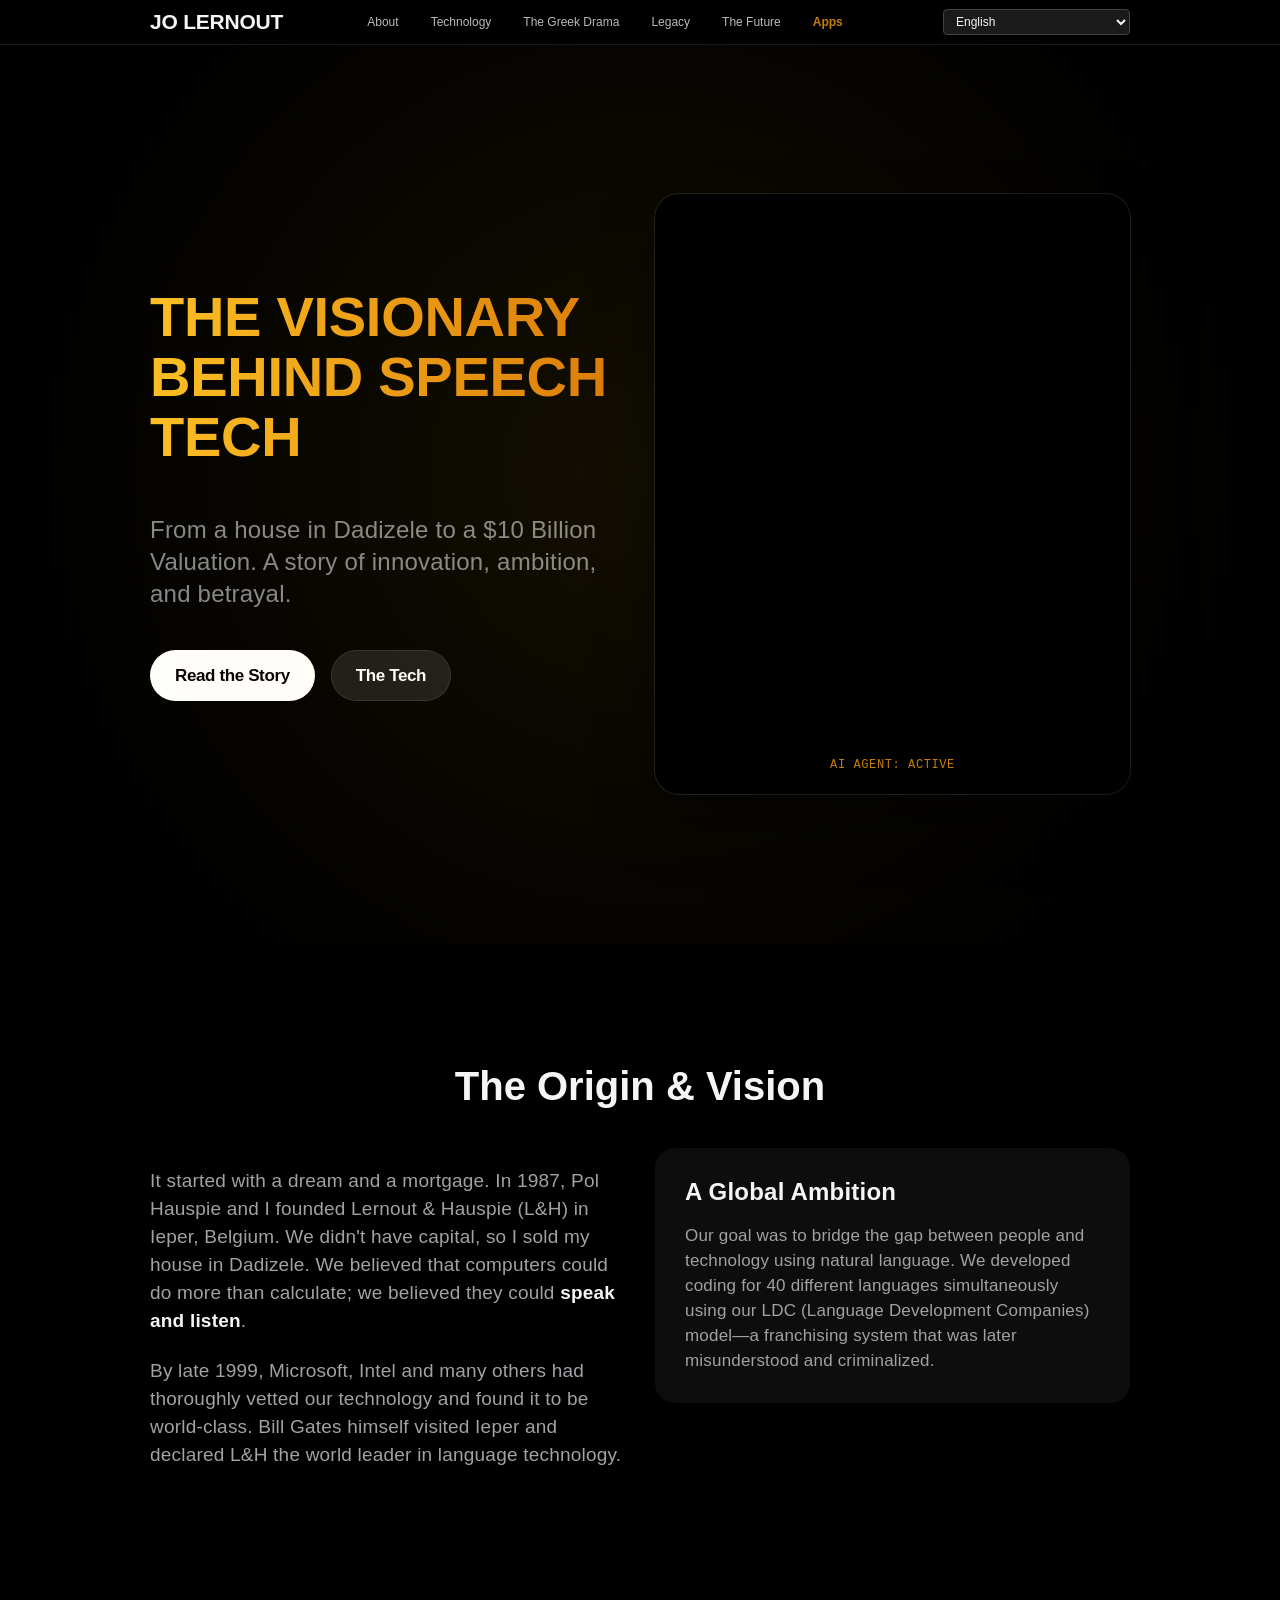
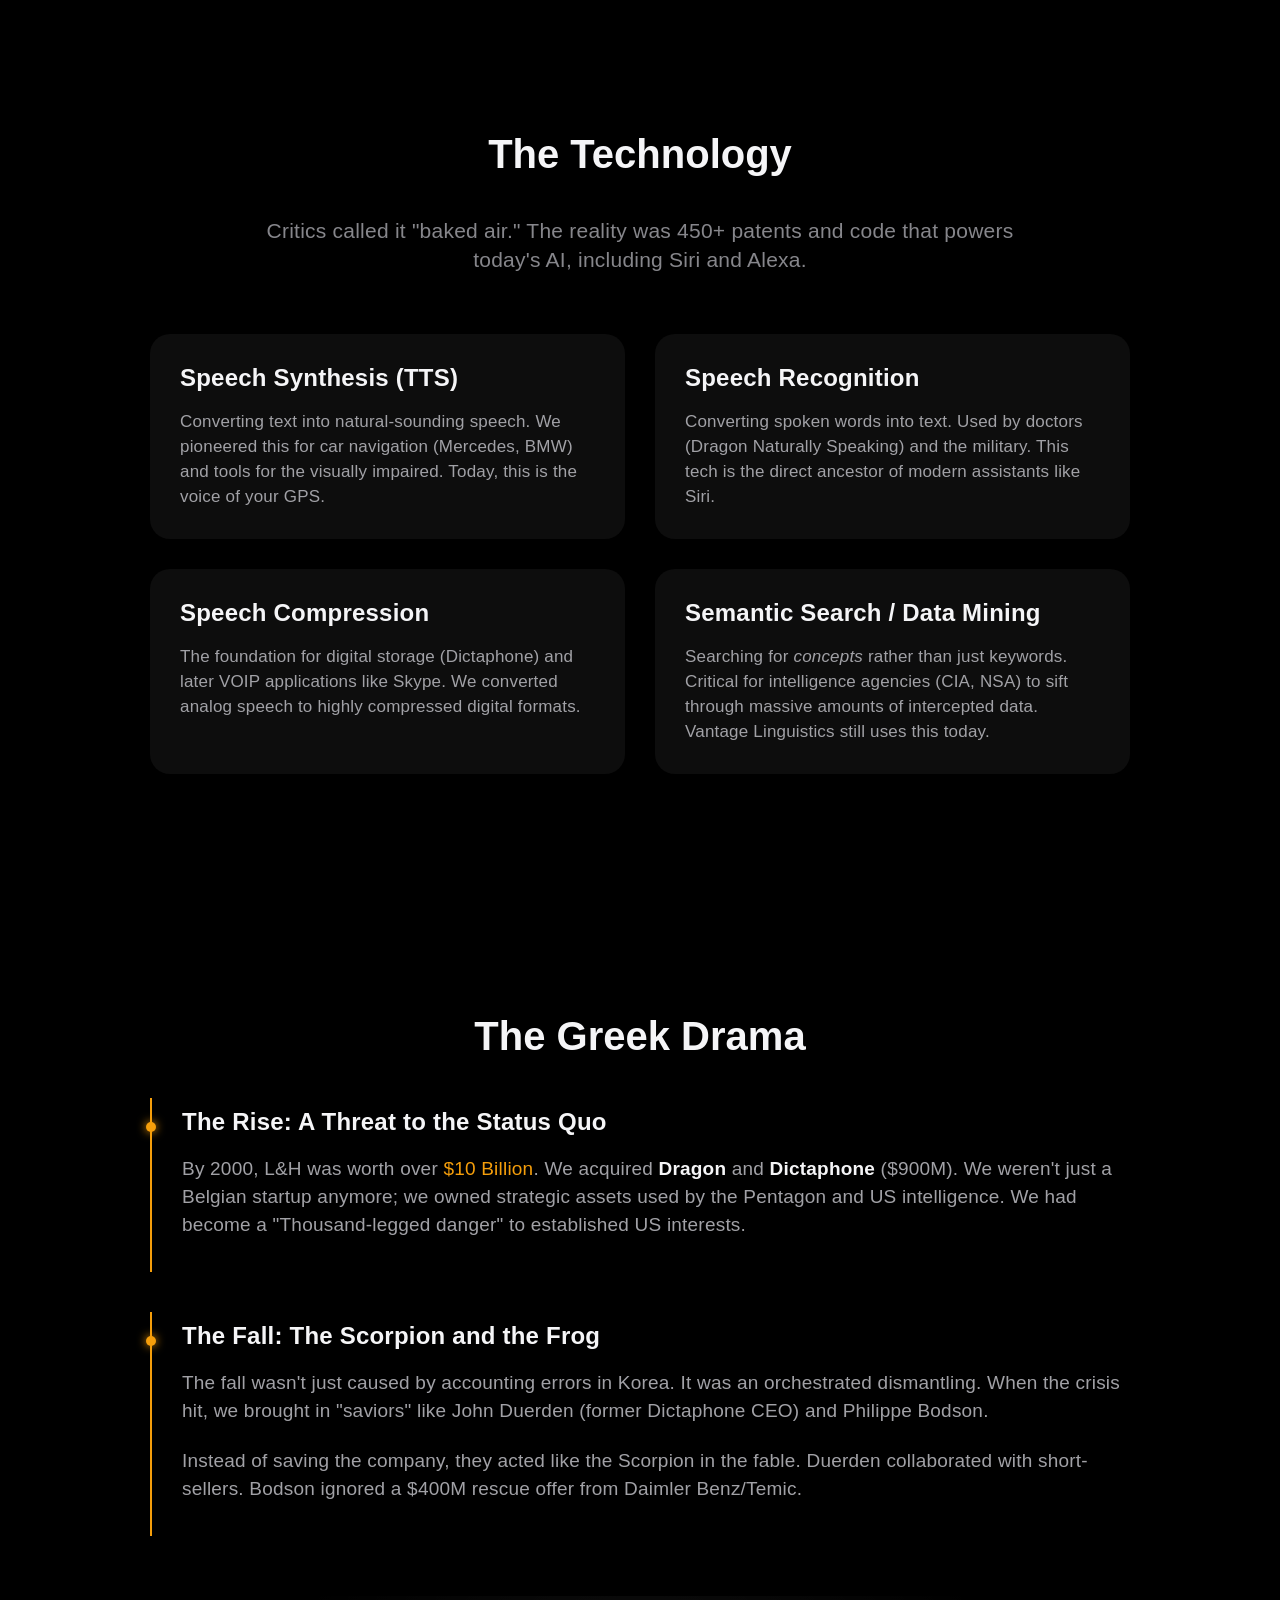
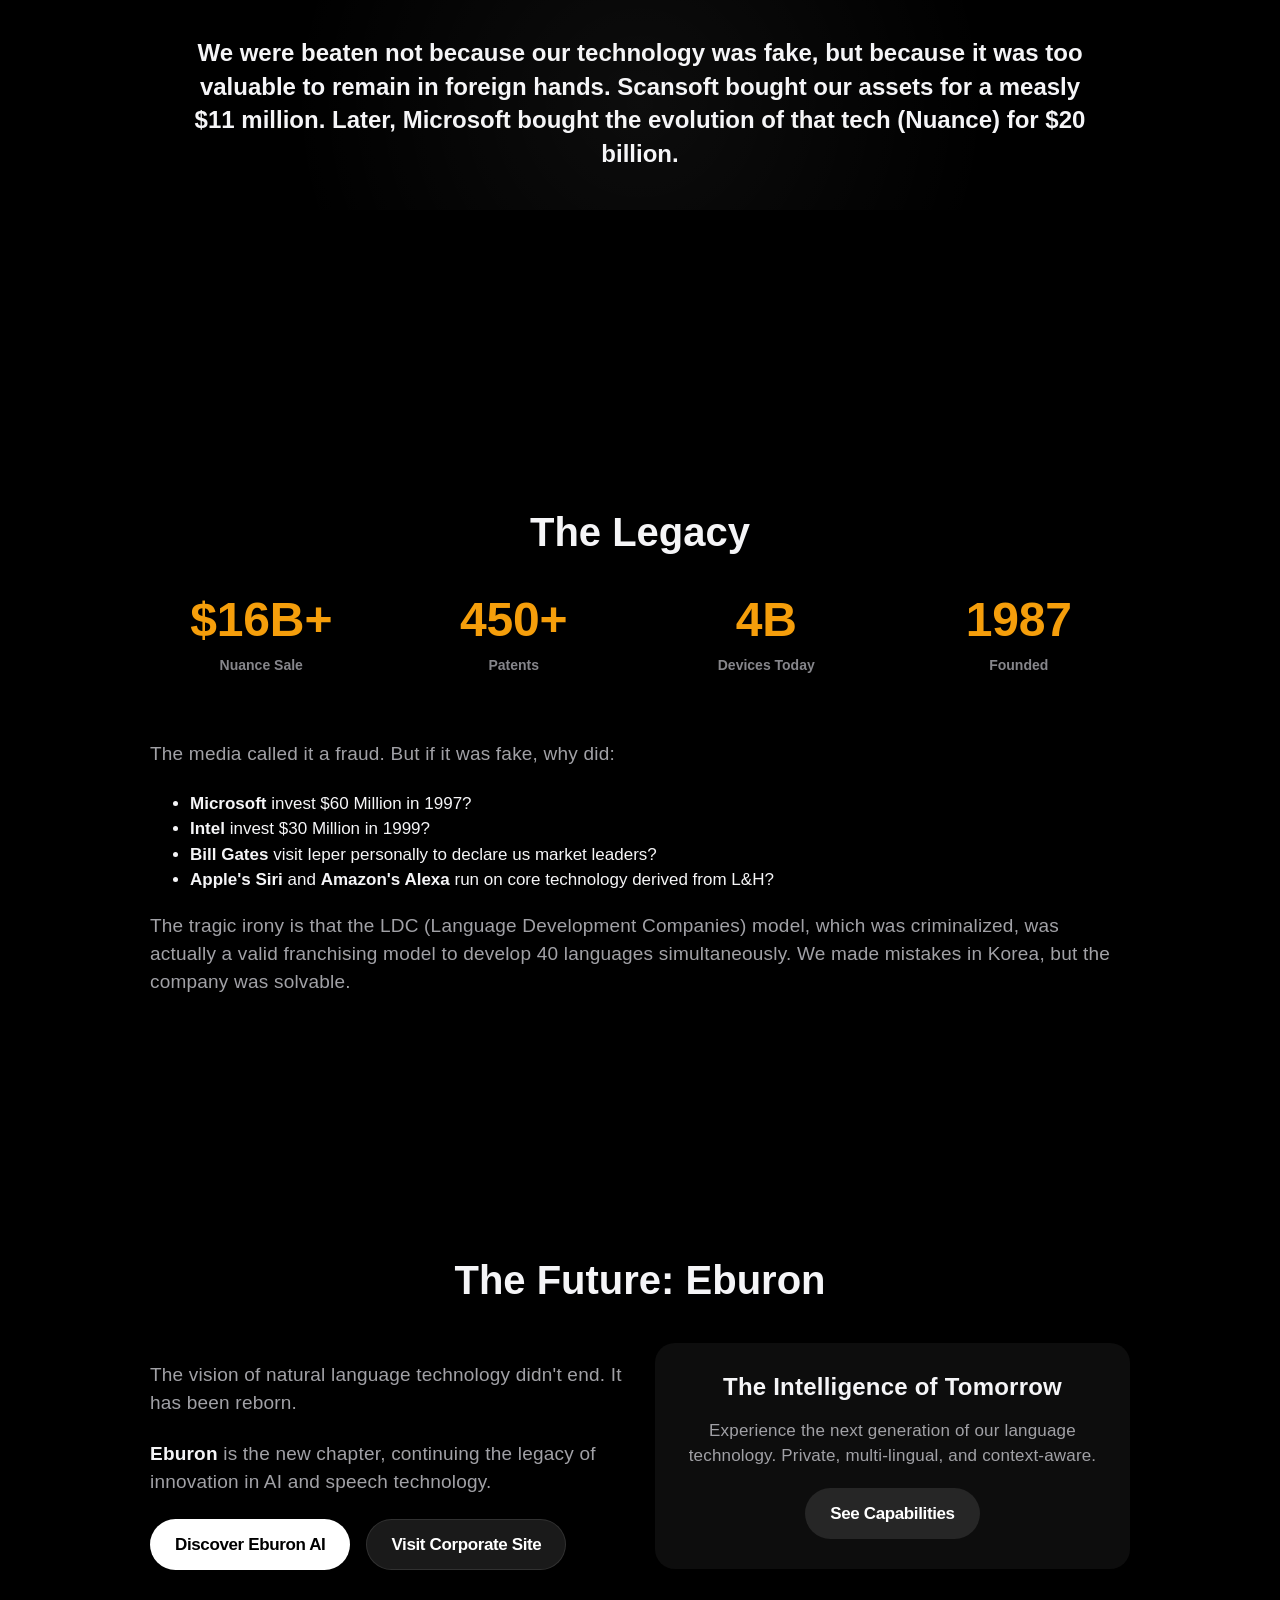
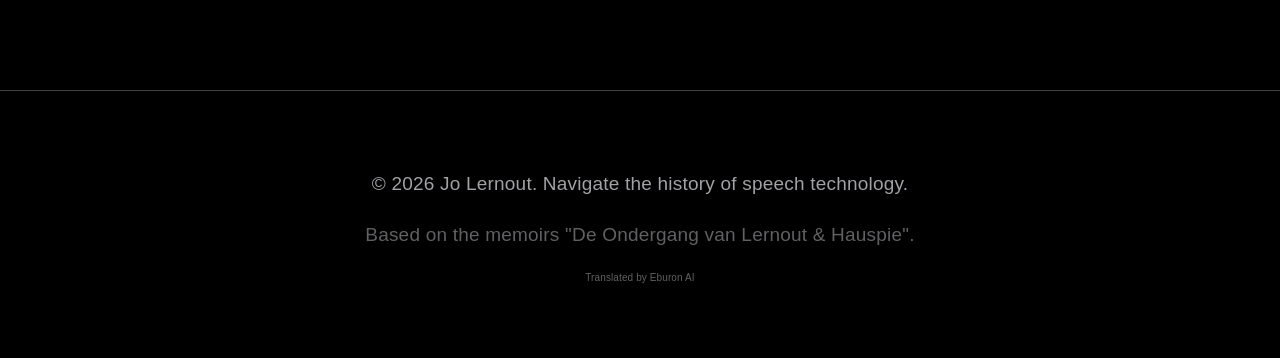
<file: js/jolernout/index.html>
<!DOCTYPE html>
<html lang="en">

<head>
    <meta charset="UTF-8">
    <meta name="viewport" content="width=device-width, initial-scale=1.0">
    <title>Jo Lernout | The Visionary Behind Speech Tech</title>
    <style>
        /* Premium Dark Visionary Theme - Apple Inspired */
        :root {
            --background: #000000;
            --foreground: #f5f5f7;

            /* Accents - Gold/Amber for "Visionary" feel, refined */
            --primary: #f59e0b;
            --primary-foreground: #000000;

            --secondary: #1d1d1f;
            --secondary-foreground: #f5f5f7;

            --muted: #424245;
            --muted-foreground: #86868b;

            --accent: #1d1d1f;
            --accent-foreground: #f5f5f7;

            --border: #424245;
            --radius: 18px;
            /* Slightly more rounded for modern feel */
        }

        html {
            scroll-behavior: smooth;
            -webkit-font-smoothing: antialiased;
            -moz-osx-font-smoothing: grayscale;
        }

        body {
            margin: 0;
            padding: 0;
            /* System font stack targets SF Pro on Apple devices */
            font-family: -apple-system, BlinkMacSystemFont, "Segoe UI", Roboto, Helvetica, Arial, sans-serif;
            color: var(--foreground);
            background: var(--background);
            font-feature-settings: "rlig" 1, "calt" 1;
            line-height: 1.5;
            font-size: 17px;
            /* Apple body text size */
            overflow-x: hidden;
        }

        body.no-scroll {
            overflow: hidden;
        }

        /* Custom Scrollbar */
        ::-webkit-scrollbar {
            width: 8px;
        }

        ::-webkit-scrollbar-track {
            background: var(--background);
        }

        ::-webkit-scrollbar-thumb {
            background: var(--muted);
            border-radius: 4px;
        }

        ::-webkit-scrollbar-thumb:hover {
            background: var(--muted-foreground);
        }

        /* Layout Utilities */
        .container {
            max-width: 980px;
            /* Apple's typical max-width for content */
            margin: 0 auto;
            padding: 0 22px;
        }

        .grid {
            display: grid;
            gap: 30px;
        }

        @media (min-width: 768px) {
            .grid-2 {
                grid-template-columns: 1fr 1fr;
            }

            .grid-4 {
                grid-template-columns: repeat(4, 1fr);
            }
        }

        /* Typography - Apple Style */
        h1,
        h2,
        h3 {
            color: var(--foreground);
            margin-top: 0;
            letter-spacing: -0.015em;
        }

        h1 {
            font-size: 56px;
            line-height: 1.07143;
            font-weight: 700;
            letter-spacing: -0.005em;
            margin-bottom: 0.4em;
        }

        h2 {
            font-size: 40px;
            line-height: 1.1;
            font-weight: 700;
            letter-spacing: 0em;
            margin-bottom: 40px;
            color: var(--foreground);
            /* Apple headers are usually consistent color */
            text-align: center;
        }

        h3 {
            font-size: 24px;
            line-height: 1.16667;
            font-weight: 600;
            letter-spacing: .009em;
            margin-bottom: 0.4em;
        }

        p {
            font-size: 19px;
            /* Larger, readable text like Apple landing pages */
            line-height: 1.47059;
            font-weight: 400;
            letter-spacing: .011em;
            color: #a1a1a6;
            /* Softer text color */
            margin-bottom: 1.2em;
        }

        strong {
            color: var(--foreground);
            font-weight: 600;
        }

        .text-gradient {
            background: linear-gradient(to right, #fbbf24, #d97706);
            -webkit-background-clip: text;
            background-clip: text;
            color: transparent;
            display: inline-block;
            /* Ensure gradient works */
        }

        /* Specific Classes */
        .logo {
            font-weight: 600;
            font-size: 21px;
            letter-spacing: -0.011em;
            color: var(--foreground);
        }

        .hero-desc {
            font-size: 24px;
            line-height: 1.33333;
            font-weight: 400;
            letter-spacing: .009em;
            color: #86868b;
            margin-bottom: 40px;
        }

        .section-intro {
            text-align: center;
            max-width: 800px;
            margin: 0 auto 60px;
            color: var(--muted-foreground);
            font-size: 21px;
            line-height: 1.381;
            font-weight: 400;
        }

        .agent-status {
            position: absolute;
            bottom: 20px;
            left: 0;
            right: 0;
            text-align: center;
            font-family: monospace;
            color: var(--primary);
            font-size: 12px;
            pointer-events: none;
            letter-spacing: 0.05em;
            opacity: 0.8;
        }

        /* Components */
        .btn {
            display: inline-block;
            padding: 12px 24px;
            text-decoration: none;
            border-radius: 980px;
            font-size: 17px;
            line-height: 1.47059;
            font-weight: 600;
            letter-spacing: -.022em;
            transition: all 0.3s cubic-bezier(0, 0, 0.5, 1);
            border: 1px solid transparent;
        }

        .btn-primary {
            background: #fff;
            color: #000;
        }

        .btn-secondary {
            background: rgba(255, 255, 255, 0.1);
            color: #fff;
            border: 1px solid rgba(255, 255, 255, 0.1);
        }

        .btn:hover {
            transform: scale(1.02);
        }

        .card {
            background: rgba(255, 255, 255, 0.05);
            /* Very subtle */
            backdrop-filter: blur(20px);
            -webkit-backdrop-filter: blur(20px);
            padding: 30px;
            border-radius: 20px;
            transition: transform 0.3s ease, background-color 0.3s ease;
            border: none;
            /* Apple rarely uses visible borders on cards */
        }

        .card:hover {
            background: rgba(255, 255, 255, 0.08);
            transform: scale(1.02);
        }

        .card h3 {
            margin-top: 0;
            color: var(--foreground);
        }

        .card p {
            font-size: 17px;
            margin-bottom: 0;
        }

        .timeline-item {
            background: transparent;
            /* Cleaner look */
            border-left: 2px solid var(--primary);
            padding: 10px 0 10px 30px;
            margin-bottom: 40px;
            position: relative;
        }

        .timeline-item::before {
            content: '';
            position: absolute;
            left: -6px;
            top: 24px;
            width: 10px;
            height: 10px;
            border-radius: 50%;
            background: var(--primary);
            box-shadow: 0 0 10px var(--primary);
        }

        .quote-box {
            font-size: 24px;
            line-height: 1.4;
            font-weight: 600;
            font-style: normal;
            text-align: center;
            color: var(--foreground);
            border: none;
            padding: 40px;
            margin: 60px 0;
            background: radial-gradient(circle, rgba(255, 255, 255, 0.05) 0%, transparent 70%);
        }

        /* Footer */
        footer {
            padding: 60px 0;
            border-top: 1px solid var(--border);
            text-align: center;
            color: #86868b;
            font-size: 12px;
        }

        /* Small translation attribution in footer */
        footer .translated-by {
            font-size: 10px;
            opacity: 0.6;
            margin-top: 0.5rem;
        }

        /* Navigation */
        nav {
            position: fixed;
            top: 0;
            width: 100%;
            background: rgba(0, 0, 0, 0.8);
            backdrop-filter: saturate(180%) blur(20px);
            -webkit-backdrop-filter: saturate(180%) blur(20px);
            z-index: 1000;
            height: 44px;
            /* Apple standard nav height */
            border-bottom: 1px solid rgba(255, 255, 255, 0.1);
            /* Keep faint border */
        }

        .nav-content {
            height: 44px;
            display: flex;
            align-items: center;
            justify-content: space-between;
        }

        .nav-links {
            display: flex;
            gap: 2rem;
        }

        .nav-links a {
            color: #e8e8ed;
            text-decoration: none;
            font-size: 12px;
            /* Small, concise nav */
            line-height: 1;
            font-weight: 400;
            opacity: 0.8;
            transition: opacity 0.2s;
        }

        .nav-links a:hover {
            opacity: 1;
            color: #fff;
        }

        /* Language selector styling */
        nav select {
            background: rgba(255, 255, 255, 0.1);
            color: var(--foreground);
            border: 1px solid var(--muted);
            border-radius: 4px;
            padding: 4px 8px;
            font-size: 12px;
            margin-left: 1rem;
        }

        /* Hero Section */
        .hero {
            position: relative;
            min-height: 100vh;
            display: flex;
            align-items: center;
            overflow: hidden;
            padding-top: 44px;
            background: #000;
        }

        .hero::before {
            content: '';
            position: absolute;
            top: -50%;
            left: -50%;
            width: 200%;
            height: 200%;
            background: radial-gradient(circle, rgba(251, 191, 36, 0.08) 0%, transparent 40%);
            pointer-events: none;
            z-index: 0;
        }

        #did-agent-root {
            width: 100%;
            height: 600px;
            /* Taller for impact */
            background: #000;
            border-radius: 24px;
            overflow: hidden;
            /* Apple-style shadow */
            box-shadow: 0 0 0 1px rgba(255, 255, 255, 0.1), 0 30px 60px rgba(0, 0, 0, 0.4);
        }

        /* Stats */
        .stat-value {
            font-size: 48px;
            font-weight: 700;
            color: var(--primary);
            line-height: 1.1;
            letter-spacing: -0.003em;
        }

        .stat-label {
            font-size: 14px;
            font-weight: 600;
            margin-top: 8px;
            color: #86868b;
        }

        section {
            padding: 120px 0;
            /* More whitespace */
            border-bottom: none;
            /* Clean separation by space */
        }

        /* Hamburger Menu & Mobile Styles */
        .hamburger {
            display: none;
            background: none;
            border: none;
            cursor: pointer;
            z-index: 1001;
            padding: 10px;
        }

        .hamburger span {
            display: block;
            width: 20px;
            height: 1px;
            /* Thinner lines */
            margin: 6px 0;
            background-color: #e8e8ed;
            transition: all 0.3s ease;
        }

        /* Hamburger Active State (X shape) */
        .hamburger.active span:nth-child(1) {
            transform: rotate(45deg) translate(5px, 5px);
        }

        .hamburger.active span:nth-child(2) {
            opacity: 0;
        }

        .hamburger.active span:nth-child(3) {
            transform: rotate(-45deg) translate(5px, -5px);
        }

        @media (max-width: 768px) {
            .hamburger {
                display: block;
            }

            .nav-links {
                position: fixed;
                top: 44px;
                /* Below nav */
                left: 0;
                /* Change from right:0 to make it full width properly */
                width: 100%;
                height: calc(100vh - 44px);
                background: #000;
                flex-direction: column;
                justify-content: flex-start;
                align-items: flex-start;
                padding: 40px;
                gap: 1rem;
                transform: translateY(-100%);
                /* Slide down */
                transition: transform 0.4s cubic-bezier(0.4, 0, 0.2, 1);
                opacity: 0;
                /* Hide initially */
                pointer-events: none;
                z-index: 999;
                box-sizing: border-box;
                /* Fix padding issues */
            }

            .nav-links.active {
                transform: translateY(0);
                opacity: 1;
                pointer-events: all;
            }

            .nav-links a {
                font-size: 28px;
                font-weight: 600;
                color: #f5f5f7;
                opacity: 0;
                /* For stagger animation later if desired */
                animation: fadeIn 0.5s forwards 0.2s;
            }

            @keyframes fadeIn {
                to {
                    opacity: 1;
                }
            }

            /* Mobile Text Sizes */
            h1 {
                font-size: 40px;
            }

            h2 {
                font-size: 32px;
            }

            .hero {
                padding-top: 88px;
                align-items: flex-start;
                text-align: center;
            }

            .grid-2,
            .grid-4 {
                grid-template-columns: 1fr;
            }

            #did-agent-root {
                height: 400px;
            }

            .quote-box {
                padding: 20px;
                font-size: 20px;
            }
        }

        .code-block {
            background: rgba(0, 0, 0, 0.3);
            padding: 15px;
            border-radius: 8px;
            font-family: monospace;
            color: var(--primary);
            margin-top: 15px;
            border: 1px solid rgba(255, 255, 255, 0.1);
            overflow-x: auto;
        }
    </style>
</head>

<body>

    <nav>
        <div class="container nav-content">
            <div class="logo">JO LERNOUT</div>

            <button class="hamburger" aria-label="Toggle navigation">
                <span></span>
                <span></span>
                <span></span>
            </button>

            <div class="nav-links">
                <a href="#about" data-i18n="nav_about">About</a>
                <a href="#technology" data-i18n="nav_tech">Technology</a>
                <a href="#drama" data-i18n="nav_drama">The Greek Drama</a>
                <a href="#legacy" data-i18n="nav_legacy">Legacy</a>
                <a href="#future" data-i18n="nav_future">The Future</a>
                <a href="app.html" style="color: var(--primary); font-weight: 600;" data-i18n="nav_apps">Apps</a>
            </div>

            <!-- Language selector -->
            <select id="language-select">
                <option value="en">English</option>
                <option value="nl">Nederlands</option>
                <option value="Flemish">Flemish</option>
                <option value="Abkhaz">Abkhaz</option>
                <option value="Acehnese">Acehnese</option>
                <option value="Acholi">Acholi</option>
                <option value="Afar">Afar</option>
                <option value="Afrikaans">Afrikaans</option>
                <option value="Albanian">Albanian</option>
                <option value="Alur">Alur</option>
                <option value="Amharic">Amharic</option>
                <option value="Arabic">Arabic</option>
                <option value="Armenian">Armenian</option>
                <option value="Assamese">Assamese</option>
                <option value="Avar">Avar</option>
                <option value="Awadhi">Awadhi</option>
                <option value="Aymara">Aymara</option>
                <option value="Azerbaijani">Azerbaijani</option>
                <option value="Balinese">Balinese</option>
                <option value="Baluchi">Baluchi</option>
                <option value="Bambara">Bambara</option>
                <option value="Baoulé">Baoulé</option>
                <option value="Bashkir">Bashkir</option>
                <option value="Basque">Basque</option>
                <option value="Batak Karo">Batak Karo</option>
                <option value="Batak Simalungun">Batak Simalungun</option>
                <option value="Batak Toba">Batak Toba</option>
                <option value="Belarusian">Belarusian</option>
                <option value="Bemba">Bemba</option>
                <option value="Bengali">Bengali</option>
                <option value="Betawi">Betawi</option>
                <option value="Bhojpuri">Bhojpuri</option>
                <option value="Bikol">Bikol</option>
                <option value="Bosnian">Bosnian</option>
                <option value="Breton">Breton</option>
                <option value="Bulgarian">Bulgarian</option>
                <option value="Buryat">Buryat</option>
                <option value="Cantonese">Cantonese</option>
                <option value="Catalan">Catalan</option>
                <option value="Cebuano">Cebuano</option>
                <option value="Chamorro">Chamorro</option>
                <option value="Chechen">Chechen</option>
                <option value="Chichewa">Chichewa</option>
                <option value="Chinese (Simplified)">Chinese (Simplified)</option>
                <option value="Chinese (Traditional)">Chinese (Traditional)</option>
                <option value="Chuukese">Chuukese</option>
                <option value="Chuvash">Chuvash</option>
                <option value="Corsican">Corsican</option>
                <option value="Crimean Tatar (Cyrillic)">Crimean Tatar (Cyrillic)</option>
                <option value="Crimean Tatar (Latin)">Crimean Tatar (Latin)</option>
                <option value="Croatian">Croatian</option>
                <option value="Czech">Czech</option>
                <option value="Danish">Danish</option>
                <option value="Dari">Dari</option>
                <option value="Dhivehi">Dhivehi</option>
                <option value="Dinka">Dinka</option>
                <option value="Dogri">Dogri</option>
                <option value="Dombe">Dombe</option>
                <option value="Dutch">Dutch</option>
                <option value="Dyula">Dyula</option>
                <option value="Dzongkha">Dzongkha</option>
                <option value="Esperanto">Esperanto</option>
                <option value="Estonian">Estonian</option>
                <option value="Ewe">Ewe</option>
                <option value="Faroese">Faroese</option>
                <option value="Fijian">Fijian</option>
                <option value="Filipino">Filipino</option>
                <option value="Finnish">Finnish</option>
                <option value="Fon">Fon</option>
                <option value="French">French</option>
                <option value="French (Canada)">French (Canada)</option>
                <option value="Frisian">Frisian</option>
                <option value="Friulian">Friulian</option>
                <option value="Fulani">Fulani</option>
                <option value="Ga">Ga</option>
                <option value="Galician">Galician</option>
                <option value="Georgian">Georgian</option>
                <option value="German">German</option>
                <option value="Greek">Greek</option>
                <option value="Guarani">Guarani</option>
                <option value="Gujarati">Gujarati</option>
                <option value="Haitian Creole">Haitian Creole</option>
                <option value="Hakha Chin">Hakha Chin</option>
                <option value="Hausa">Hausa</option>
                <option value="Hawaiian">Hawaiian</option>
                <option value="Hebrew">Hebrew</option>
                <option value="Hiligaynon">Hiligaynon</option>
                <option value="Hindi">Hindi</option>
                <option value="Hmong">Hmong</option>
                <option value="Hungarian">Hungarian</option>
                <option value="Hunsrik">Hunsrik</option>
                <option value="Iban">Iban</option>
                <option value="Icelandic">Icelandic</option>
                <option value="Igbo">Igbo</option>
                <option value="Ilocano">Ilocano</option>
                <option value="Indonesian">Indonesian</option>
                <option value="Inuktut (Latin)">Inuktut (Latin)</option>
                <option value="Inuktut (Syllabics)">Inuktut (Syllabics)</option>
                <option value="Irish">Irish</option>
                <option value="Italian">Italian</option>
                <option value="Jamaican Patois">Jamaican Patois</option>
                <option value="Japanese">Japanese</option>
                <option value="Javanese">Javanese</option>
                <option value="Jingpo">Jingpo</option>
                <option value="Kalaallisut">Kalaallisut</option>
                <option value="Kannada">Kannada</option>
                <option value="Kanuri">Kanuri</option>
                <option value="Kapampangan">Kapampangan</option>
                <option value="Kazakh">Kazakh</option>
                <option value="Khasi">Khasi</option>
                <option value="Khmer">Khmer</option>
                <option value="Kiga">Kiga</option>
                <option value="Kikongo">Kikongo</option>
                <option value="Kinyarwanda">Kinyarwanda</option>
                <option value="Kituba">Kituba</option>
                <option value="Kokborok">Kokborok</option>
                <option value="Komi">Komi</option>
                <option value="Konkani">Konkani</option>
                <option value="Korean">Korean</option>
                <option value="Krio">Krio</option>
                <option value="Kurdish (Kurmanji)">Kurdish (Kurmanji)</option>
                <option value="Kurdish (Sorani)">Kurdish (Sorani)</option>
                <option value="Kyrgyz">Kyrgyz</option>
                <option value="Lao">Lao</option>
                <option value="Latgalian">Latgalian</option>
                <option value="Latin">Latin</option>
                <option value="Latvian">Latvian</option>
                <option value="Ligurian">Ligurian</option>
                <option value="Limburgish">Limburgish</option>
                <option value="Lingala">Lingala</option>
                <option value="Lithuanian">Lithuanian</option>
                <option value="Lombard">Lombard</option>
                <option value="Luganda">Luganda</option>
                <option value="Luo">Luo</option>
                <option value="Luxembourgish">Luxembourgish</option>
                <option value="Macedonian">Macedonian</option>
                <option value="Madurese">Madurese</option>
                <option value="Maithili">Maithili</option>
                <option value="Makassar">Makassar</option>
                <option value="Malagasy">Malagasy</option>
                <option value="Malay">Malay</option>
                <option value="Malay (Jawi)">Malay (Jawi)</option>
                <option value="Malayalam">Malayalam</option>
                <option value="Maltese">Maltese</option>
                <option value="Mam">Mam</option>
                <option value="Manx">Manx</option>
                <option value="Maori">Maori</option>
                <option value="Marathi">Marathi</option>
                <option value="Marshallese">Marshallese</option>
                <option value="Marwadi">Marwadi</option>
                <option value="Mauritian Creole">Mauritian Creole</option>
                <option value="Meadow Mari">Meadow Mari</option>
                <option value="Meiteilon (Manipuri)">Meiteilon (Manipuri)</option>
                <option value="Minang">Minang</option>
                <option value="Mizo">Mizo</option>
                <option value="Mongolian">Mongolian</option>
                <option value="Myanmar (Burmese)">Myanmar (Burmese)</option>
                <option value="Nahuatl (Eastern Huasteca)">Nahuatl (Eastern Huasteca)</option>
                <option value="Ndau">Ndau</option>
                <option value="Ndebele (South)">Ndebele (South)</option>
                <option value="Napalbhasa (Newari)">Napalbhasa (Newari)</option>
                <option value="NKo">NKo</option>
                <option value="Norwegian">Norwegian</option>
                <option value="Nuer">Nuer</option>
                <option value="Occitan">Occitan</option>
                <option value="Odia (Oriya)">Odia (Oriya)</option>
                <option value="Oromo">Oromo</option>
                <option value="Ossetian">Ossetian</option>
                <option value="Pangasinan">Pangasinan</option>
                <option value="Papiamento">Papiamento</option>
                <option value="Pashto">Pashto</option>
                <option value="Persian">Persian</option>
                <option value="Polish">Polish</option>
                <option value="Portuguese (Brazil)">Portuguese (Brazil)</option>
                <option value="Portuguese (Portugal)">Portuguese (Portugal)</option>
                <option value="Punjabi (Gurmukhi)">Punjabi (Gurmukhi)</option>
                <option value="Punjabi (Shahmukhi)">Punjabi (Shahmukhi)</option>
                <option value="Quechua">Quechua</option>
                <option value="Qʼeqchiʼ">Qʼeqchiʼ</option>
                <option value="Romani">Romani</option>
                <option value="Romanian">Romanian</option>
                <option value="Rundi">Rundi</option>
                <option value="Russian">Russian</option>
                <option value="Sami (North)">Sami (North)</option>
                <option value="Samoan">Samoan</option>
                <option value="Sango">Sango</option>
                <option value="Sanskrit">Sanskrit</option>
                <option value="Santali (Latin)">Santali (Latin)</option>
                <option value="Santali (Ol Chiki)">Santali (Ol Chiki)</option>
                <option value="Scots Gaelic">Scots Gaelic</option>
                <option value="Sepedi">Sepedi</option>
                <option value="Serbian">Serbian</option>
                <option value="Sesotho">Sesotho</option>
                <option value="Seychellois Creole">Seychellois Creole</option>
                <option value="Shan">Shan</option>
                <option value="Shona">Shona</option>
                <option value="Sicilian">Sicilian</option>
                <option value="Silesian">Silesian</option>
                <option value="Sindhi">Sindhi</option>
                <option value="Sinhala">Sinhala</option>
                <option value="Slovak">Slovak</option>
                <option value="Slovenian">Slovenian</option>
                <option value="Somali">Somali</option>
                <option value="Spanish">Spanish</option>
                <option value="Sundanese">Sundanese</option>
                <option value="Susu">Susu</option>
                <option value="Swahili">Swahili</option>
                <option value="Swati">Swati</option>
                <option value="Swedish">Swedish</option>
                <option value="Tahitian">Tahitian</option>
                <option value="Tajik">Tajik</option>
                <option value="Tamazight">Tamazight</option>
                <option value="Tamazight (Tifinagh)">Tamazight (Tifinagh)</option>
                <option value="Tamil">Tamil</option>
                <option value="Tatar">Tatar</option>
                <option value="Telugu">Telugu</option>
                <option value="Tetum">Tetum</option>
                <option value="Thai">Thai</option>
                <option value="Tibetan">Tibetan</option>
                <option value="Tigrinya">Tigrinya</option>
                <option value="Tiv">Tiv</option>
                <option value="Tok Pisin">Tok Pisin</option>
                <option value="Tongan">Tongan</option>
                <option value="Tshiluba">Tshiluba</option>
                <option value="Tsonga">Tsonga</option>
                <option value="Tswana">Tswana</option>
                <option value="Tulu">Tulu</option>
                <option value="Tumbuka">Tumbuka</option>
                <option value="Turkish">Turkish</option>
                <option value="Turkmen">Turkmen</option>
                <option value="Tuvan">Tuvan</option>
                <option value="Twi">Twi</option>
                <option value="Udmurt">Udmurt</option>
                <option value="Ukrainian">Ukrainian</option>
                <option value="Urdu">Urdu</option>
                <option value="Uyghur">Uyghur</option>
                <option value="Uzbek">Uzbek</option>
                <option value="Venda">Venda</option>
                <option value="Venetian">Venetian</option>
                <option value="Vietnamese">Vietnamese</option>
                <option value="Waray">Waray</option>
                <option value="Welsh">Welsh</option>
                <option value="Wolof">Wolof</option>
                <option value="Xhosa">Xhosa</option>
                <option value="Yakut">Yakut</option>
                <option value="Yiddish">Yiddish</option>
                <option value="Yoruba">Yoruba</option>
                <option value="Yucatec Maya">Yucatec Maya</option>
                <option value="Zapotec">Zapotec</option>
                <option value="Zulu">Zulu</option>
            </select>
        </div>
    </nav>

    <header class="hero">
        <div class="container">
            <div class="grid grid-2" style="align-items: center;">
                <div>
                    <h1 class="text-gradient" data-i18n="hero_title">THE VISIONARY<br>BEHIND SPEECH TECH</h1>
                    <p class="hero-desc" data-i18n="hero_desc">
                        From a house in Dadizele to a $10 Billion Valuation. A story of innovation, ambition, and
                        betrayal.
                    </p>
                    <div style="display: flex; gap: 1rem;">
                        <a href="#drama" class="btn btn-primary" data-i18n="hero_btn_story">Read the Story</a>
                        <a href="#technology" class="btn btn-secondary" data-i18n="hero_btn_tech">The Tech</a>
                    </div>
                </div>

                <div style="position: relative;">
                    <div id="did-agent-root"></div>
                    <div class="agent-status" data-i18n="agent_status">
                        AI AGENT: ACTIVE
                    </div>
                </div>
            </div>
        </div>

        <script type="module" src="https://agent.d-id.com/v2/index.js" data-mode="full"
            data-client-key="Z29vZ2xlLW9hdXRoMnwxMDgyMTU0NzU5NzQ0MzM3NTA3NzQ6TzdtaVo2LTVfM1JQbnFtMnJ4NE9Z"
            data-agent-id="v2_agt_iv3O6WY4" data-name="did-agent" data-monitor="true" data-target-id="did-agent-root">
            </script>
    </header>

    <section id="about">
        <div class="container">
            <h2 data-i18n="about_heading">The Origin & Vision</h2>
            <div class="grid grid-2">
                <div>
                    <p data-i18n="about_p1">It started with a dream and a mortgage. In 1987, Pol Hauspie and I founded Lernout & Hauspie
                        (L&amp;H) in Ieper, Belgium. We didn't have capital, so I sold my house in Dadizele. We believed
                        that computers could do more than calculate; we believed they could <strong>speak and
                            listen</strong>.</p>
                    <p data-i18n="about_p2">By late 1999, Microsoft, Intel and many others had thoroughly vetted our technology and found it
                        to be world-class. Bill Gates himself visited Ieper and declared L&amp;H the world leader in
                        language technology.</p>
                </div>
                <div>
                    <div class="card">
                        <h3 data-i18n="about_card_title">A Global Ambition</h3>
                        <p data-i18n="about_card_p">Our goal was to bridge the gap between people and technology using natural language. We
                            developed coding for 40 different languages simultaneously using our LDC (Language
                            Development Companies) model—a franchising system that was later misunderstood and
                            criminalized.</p>
                    </div>
                </div>
            </div>
        </div>
    </section>

    <section id="technology">
        <div class="container">
            <h2 data-i18n="tech_heading">The Technology</h2>
            <p class="section-intro" data-i18n="tech_intro">
                Critics called it "baked air." The reality was 450+ patents and code that powers today's AI, including
                Siri and Alexa.
            </p>

            <div class="grid grid-2">
                <div class="card">
                    <h3 data-i18n="tech_card1_title">Speech Synthesis (TTS)</h3>
                    <p data-i18n="tech_card1_p">Converting text into natural-sounding speech. We pioneered this for car navigation (Mercedes,
                        BMW) and tools for the visually impaired. Today, this is the voice of your GPS.</p>
                </div>
                <div class="card">
                    <h3 data-i18n="tech_card2_title">Speech Recognition</h3>
                    <p data-i18n="tech_card2_p">Converting spoken words into text. Used by doctors (Dragon Naturally Speaking) and the military.
                        This tech is the direct ancestor of modern assistants like Siri.</p>
                </div>
                <div class="card">
                    <h3 data-i18n="tech_card3_title">Speech Compression</h3>
                    <p data-i18n="tech_card3_p">The foundation for digital storage (Dictaphone) and later VOIP applications like Skype. We
                        converted analog speech to highly compressed digital formats.</p>
                </div>
                <div class="card">
                    <h3 data-i18n="tech_card4_title">Semantic Search / Data Mining</h3>
                    <p data-i18n="tech_card4_p">Searching for <em>concepts</em> rather than just keywords. Critical for intelligence agencies
                        (CIA, NSA) to sift through massive amounts of intercepted data. Vantage Linguistics still uses
                        this today.</p>
                </div>
            </div>
        </div>
    </section>

    <section id="drama">
        <div class="container">
            <h2 data-i18n="drama_heading">The Greek Drama</h2>

            <div class="timeline-item">
                <h3 data-i18n="drama_rise_title">The Rise: A Threat to the Status Quo</h3>
                <p data-i18n="drama_rise_p1">By 2000, L&amp;H was worth over <span style="color: var(--primary);">$10 Billion</span>. We acquired
                    <strong>Dragon</strong> and <strong>Dictaphone</strong> ($900M). We weren't just a Belgian startup
                    anymore; we owned strategic assets used by the Pentagon and US intelligence. We had become a
                    "Thousand-legged danger" to established US interests.
                </p>
            </div>

            <div class="timeline-item">
                <h3 data-i18n="drama_fall_title">The Fall: The Scorpion and the Frog</h3>
                <p data-i18n="drama_fall_p1">The fall wasn't just caused by accounting errors in Korea. It was an orchestrated dismantling. When
                    the crisis hit, we brought in "saviors" like John Duerden (former Dictaphone CEO) and Philippe
                    Bodson.</p>
                <p data-i18n="drama_fall_p2">Instead of saving the company, they acted like the Scorpion in the fable. Duerden collaborated with
                    short-sellers. Bodson ignored a $400M rescue offer from Daimler Benz/Temic.</p>
            </div>

            <div class="quote-box" data-i18n="drama_quote">
                "We were beaten not because our technology was fake, but because it was too valuable to remain in
                foreign hands. Scansoft bought our assets for a measly $11 million. Later, Microsoft bought the
                evolution of that tech (Nuance) for $20 billion."
            </div>
        </div>
    </section>

    <section id="legacy">
        <div class="container">
            <h2 data-i18n="legacy_heading">The Legacy</h2>
            <div class="grid grid-4" style="margin-bottom: 4rem;">
                <div style="text-align: center;">
                    <div class="stat-value">$16B+</div>
                    <div class="stat-label" data-i18n="legacy_stat1_label">Nuance Sale</div>
                </div>
                <div style="text-align: center;">
                    <div class="stat-value">450+</div>
                    <div class="stat-label" data-i18n="legacy_stat2_label">Patents</div>
                </div>
                <div style="text-align: center;">
                    <div class="stat-value">4B</div>
                    <div class="stat-label" data-i18n="legacy_stat3_label">Devices Today</div>
                </div>
                <div style="text-align: center;">
                    <div class="stat-value">1987</div>
                    <div class="stat-label" data-i18n="legacy_stat4_label">Founded</div>
                </div>
            </div>

            <p data-i18n="legacy_intro_p">The media called it a fraud. But if it was fake, why did:</p>
            <ul>
                <li data-i18n="legacy_li1"><strong>Microsoft</strong> invest $60 Million in 1997?</li>
                <li data-i18n="legacy_li2"><strong>Intel</strong> invest $30 Million in 1999?</li>
                <li data-i18n="legacy_li3"><strong>Bill Gates</strong> visit Ieper personally to declare us market leaders?</li>
                <li data-i18n="legacy_li4"><strong>Apple's Siri</strong> and <strong>Amazon's Alexa</strong> run on core technology derived
                    from L&amp;H?</li>
            </ul>
            <p data-i18n="legacy_conclusion">The tragic irony is that the LDC (Language Development Companies) model, which was criminalized, was
                actually a valid franchising model to develop 40 languages simultaneously. We made mistakes in Korea,
                but the company was solvable.</p>
        </div>
    </section>

    <section id="future">
        <div class="container">
            <h2 data-i18n="future_heading">The Future: Eburon</h2>
            <div class="grid grid-2" style="align-items: center;">
                <div>
                    <p data-i18n="future_p1">The vision of natural language technology didn't end. It has been reborn.</p>
                    <p data-i18n="future_p2"><strong>Eburon</strong> is the new chapter, continuing the legacy of innovation in AI and speech
                        technology.</p>
                    <div style="display: flex; gap: 1rem; flex-wrap: wrap;">
                        <a href="eburon.html" class="btn btn-primary" data-i18n="future_btn_discover">Discover Eburon AI</a>
                        <a href="https://eburon.ai" class="btn btn-secondary" target="_blank"
                            rel="noopener noreferrer" data-i18n="future_btn_corporate">Visit Corporate Site</a>
                    </div>
                </div>
                <div class="card" style="text-align: center;">
                    <h3 data-i18n="future_card_title">The Intelligence of Tomorrow</h3>
                    <p data-i18n="future_card_p">Experience the next generation of our language technology. Private, multi-lingual, and
                        context-aware.</p>
                    <a href="eburon.html" class="btn" data-i18n="future_card_btn"
                        style="margin-top: 20px; background: rgba(255,255,255,0.1); color: #fff;">See Capabilities</a>
                </div>
            </div>
        </div>
    </section>

    <footer>
        <p data-i18n="footer_p1">© 2026 Jo Lernout. Navigate the history of speech technology.</p>
        <p style="margin-top: 1rem; opacity: 0.6;" data-i18n="footer_p2">Based on the memoirs "De Ondergang van Lernout & Hauspie".</p>
        <!-- Translation attribution -->
        <p class="translated-by" data-i18n="translated_by">Translated by Eburon AI</p>
    </footer>

    <script>
        document.addEventListener('DOMContentLoaded', () => {
            const hamburger = document.querySelector('.hamburger');
            const navLinks = document.querySelector('.nav-links');
            const links = document.querySelectorAll('.nav-links a');

            if (hamburger) {
                hamburger.addEventListener('click', () => {
                    hamburger.classList.toggle('active');
                    navLinks.classList.toggle('active');
                    document.body.classList.toggle('no-scroll');
                });
            }

            // Close menu when clicking a link
            links.forEach(link => {
                link.addEventListener('click', () => {
                    hamburger.classList.remove('active');
                    navLinks.classList.remove('active');
                    document.body.classList.remove('no-scroll');
                });
            });
        });
    </script>

    <!-- Language translation script -->
    <script>
        // Define translation strings for multiple languages. The keys correspond to data-i18n attributes in the markup.
        const translations = {
            en: {
                nav_about: "About",
                nav_tech: "Technology",
                nav_drama: "The Greek Drama",
                nav_legacy: "Legacy",
                nav_future: "The Future",
                nav_apps: "Apps",
                hero_title: "THE VISIONARY<br>BEHIND SPEECH TECH",
                hero_desc: "From a house in Dadizele to a $10 Billion Valuation. A story of innovation, ambition, and betrayal.",
                hero_btn_story: "Read the Story",
                hero_btn_tech: "The Tech",
                agent_status: "AI AGENT: ACTIVE",
                about_heading: "The Origin & Vision",
                about_p1: "It started with a dream and a mortgage. In 1987, Pol Hauspie and I founded Lernout &amp; Hauspie (L&amp;H) in Ieper, Belgium. We didn't have capital, so I sold my house in Dadizele. We believed that computers could do more than calculate; we believed they could <strong>speak and listen</strong>.",
                about_p2: "By late 1999, Microsoft, Intel and many others had thoroughly vetted our technology and found it to be world-class. Bill Gates himself visited Ieper and declared L&amp;H the world leader in language technology.",
                about_card_title: "A Global Ambition",
                about_card_p: "Our goal was to bridge the gap between people and technology using natural language. We developed coding for 40 different languages simultaneously using our LDC (Language Development Companies) model—a franchising system that was later misunderstood and criminalized.",
                tech_heading: "The Technology",
                tech_intro: "Critics called it \"baked air.\" The reality was 450+ patents and code that powers today's AI, including Siri and Alexa.",
                tech_card1_title: "Speech Synthesis (TTS)",
                tech_card1_p: "Converting text into natural-sounding speech. We pioneered this for car navigation (Mercedes, BMW) and tools for the visually impaired. Today, this is the voice of your GPS.",
                tech_card2_title: "Speech Recognition",
                tech_card2_p: "Converting spoken words into text. Used by doctors (Dragon Naturally Speaking) and the military. This tech is the direct ancestor of modern assistants like Siri.",
                tech_card3_title: "Speech Compression",
                tech_card3_p: "The foundation for digital storage (Dictaphone) and later VOIP applications like Skype. We converted analog speech to highly compressed digital formats.",
                tech_card4_title: "Semantic Search / Data Mining",
                tech_card4_p: "Searching for <em>concepts</em> rather than just keywords. Critical for intelligence agencies (CIA, NSA) to sift through massive amounts of intercepted data. Vantage Linguistics still uses this today.",
                drama_heading: "The Greek Drama",
                drama_rise_title: "The Rise: A Threat to the Status Quo",
                drama_rise_p1: "By 2000, L&amp;H was worth over <span style=\"color: var(--primary);\">$10 Billion</span>. We acquired <strong>Dragon</strong> and <strong>Dictaphone</strong> ($900M). We weren't just a Belgian startup anymore; we owned strategic assets used by the Pentagon and US intelligence. We had become a \"Thousand-legged danger\" to established US interests.",
                drama_fall_title: "The Fall: The Scorpion and the Frog",
                drama_fall_p1: "The fall wasn't just caused by accounting errors in Korea. It was an orchestrated dismantling. When the crisis hit, we brought in \"saviors\" like John Duerden (former Dictaphone CEO) and Philippe Bodson.",
                drama_fall_p2: "Instead of saving the company, they acted like the Scorpion in the fable. Duerden collaborated with short-sellers. Bodson ignored a $400M rescue offer from Daimler Benz/Temic.",
                drama_quote: "We were beaten not because our technology was fake, but because it was too valuable to remain in foreign hands. Scansoft bought our assets for a measly $11 million. Later, Microsoft bought the evolution of that tech (Nuance) for $20 billion.",
                legacy_heading: "The Legacy",
                legacy_stat1_label: "Nuance Sale",
                legacy_stat2_label: "Patents",
                legacy_stat3_label: "Devices Today",
                legacy_stat4_label: "Founded",
                legacy_intro_p: "The media called it a fraud. But if it was fake, why did:",
                legacy_li1: "<strong>Microsoft</strong> invest $60 Million in 1997?",
                legacy_li2: "<strong>Intel</strong> invest $30 Million in 1999?",
                legacy_li3: "<strong>Bill Gates</strong> visit Ieper personally to declare us market leaders?",
                legacy_li4: "<strong>Apple's Siri</strong> and <strong>Amazon's Alexa</strong> run on core technology derived from L&amp;H?",
                legacy_conclusion: "The tragic irony is that the LDC (Language Development Companies) model, which was criminalized, was actually a valid franchising model to develop 40 languages simultaneously. We made mistakes in Korea, but the company was solvable.",
                future_heading: "The Future: Eburon",
                future_p1: "The vision of natural language technology didn't end. It has been reborn.",
                future_p2: "<strong>Eburon</strong> is the new chapter, continuing the legacy of innovation in AI and speech technology.",
                future_btn_discover: "Discover Eburon AI",
                future_btn_corporate: "Visit Corporate Site",
                future_card_title: "The Intelligence of Tomorrow",
                future_card_p: "Experience the next generation of our language technology. Private, multi-lingual, and context-aware.",
                future_card_btn: "See Capabilities",
                footer_p1: "© 2026 Jo Lernout. Navigate the history of speech technology.",
                footer_p2: "Based on the memoirs \"De Ondergang van Lernout & Hauspie\".",
                // Attribution line shown in the footer
                translated_by: "Translated by Eburon AI"
            },
            nl: {
                nav_about: "Over",
                nav_tech: "Technologie",
                nav_drama: "Het Griekse Drama",
                nav_legacy: "Nalatenschap",
                nav_future: "De Toekomst",
                nav_apps: "Apps",
                hero_title: "DE VISIONAIR<br>ACHTER SPRAAKTECH",
                hero_desc: "Van een huis in Dadizele tot een waardering van 10 miljard dollar. Een verhaal van innovatie, ambitie en verraad.",
                hero_btn_story: "Lees het Verhaal",
                hero_btn_tech: "De Technologie",
                agent_status: "AI-AGENT: ACTIEF",
                about_heading: "De Oorsprong & Visie",
                about_p1: "Het begon met een droom en een hypotheek. In 1987 richtten Pol Hauspie en ik Lernout &amp; Hauspie (L&amp;H) op in Ieper, België. We hadden geen kapitaal, dus verkocht ik mijn huis in Dadizele. We geloofden dat computers meer konden dan alleen berekenen; we geloofden dat ze konden <strong>spreken en luisteren</strong>.",
                about_p2: "Eind 1999 hadden Microsoft, Intel en vele anderen onze technologie grondig onderzocht en van wereldklasse bevonden. Bill Gates bezocht Ieper persoonlijk en verklaarde L&amp;H tot wereldleider in taaltechnologie.",
                about_card_title: "Een Wereldwijde Ambitie",
                about_card_p: "Ons doel was om de kloof tussen mensen en technologie te overbruggen met natuurlijke taal. We ontwikkelden codering voor 40 verschillende talen tegelijkertijd met behulp van ons LDC (Language Development Companies) model — een franchisemodel dat later verkeerd begrepen en gecriminaliseerd werd.",
                tech_heading: "De Technologie",
                tech_intro: "Critici noemden het \"gebakken lucht.\" De realiteit was meer dan 450 patenten en code die de huidige AI aandrijft, waaronder Siri en Alexa.",
                tech_card1_title: "Spraaksynthese (TTS)",
                tech_card1_p: "Tekst omzetten in natuurlijk klinkende spraak. We waren pioniers hierin voor autonavigatie (Mercedes, BMW) en hulpmiddelen voor slechtzienden. Vandaag is dit de stem van je GPS.",
                tech_card2_title: "Spraakherkenning",
                tech_card2_p: "Gesproken woorden omzetten in tekst. Gebruikt door artsen (Dragon Naturally Speaking) en het leger. Deze technologie is de directe voorloper van moderne assistenten zoals Siri.",
                tech_card3_title: "Spraakcompressie",
                tech_card3_p: "De basis voor digitale opslag (Dictaphone) en later VOIP-toepassingen zoals Skype. We zetten analoge spraak om naar sterk gecomprimeerde digitale formaten.",
                tech_card4_title: "Semantisch Zoeken / Data Mining",
                tech_card4_p: "Zoeken naar <em>concepten</em> in plaats van alleen trefwoorden. Essentieel voor inlichtingendiensten (CIA, NSA) om enorme hoeveelheden onderschepte gegevens door te ploegen. Vantage Linguistics gebruikt dit vandaag nog steeds.",
                drama_heading: "Het Griekse Drama",
                drama_rise_title: "De Opkomst: Een Bedreiging voor de Status Quo",
                drama_rise_p1: "Tegen 2000 was L&amp;H meer dan <span style=\"color: var(--primary);\">$10 miljard</span> waard. We kochten <strong>Dragon</strong> en <strong>Dictaphone</strong> ($900M). We waren niet langer slechts een Belgische startup; we bezaten strategische activa die door het Pentagon en de Amerikaanse inlichtingendienst werden gebruikt. We waren een \"Duizendpoot-gevaar\" geworden voor gevestigde Amerikaanse belangen.",
                drama_fall_title: "De Val: De Schorpioen en de Kikker",
                drama_fall_p1: "De val werd niet alleen veroorzaakt door boekhoudkundige fouten in Korea. Het was een georkestreerde ontmanteling. Toen de crisis toesloeg, brachten we 'redders' binnen zoals John Duerden (voormalig CEO van Dictaphone) en Philippe Bodson.",
                drama_fall_p2: "In plaats van het bedrijf te redden, gedroegen zij zich als de schorpioen in de fabel. Duerden werkte samen met short-sellers. Bodson negeerde een reddingsbod van 400 miljoen dollar van Daimler Benz/Temic.",
                drama_quote: "We werden verslagen niet omdat onze technologie nep was, maar omdat ze te waardevol was om in buitenlandse handen te blijven. Scansoft kocht onze activa voor een magere 11 miljoen dollar. Later kocht Microsoft de evolutie van die technologie (Nuance) voor 20 miljard dollar.",
                legacy_heading: "De Nalatenschap",
                legacy_stat1_label: "Nuance-verkoop",
                legacy_stat2_label: "Patenten",
                legacy_stat3_label: "Apparaten Vandaag",
                legacy_stat4_label: "Opgericht",
                legacy_intro_p: "De media noemden het fraude. Maar als het nep was, waarom dan:",
                legacy_li1: "<strong>Microsoft</strong> in 1997 60 miljoen dollar investeerde?",
                legacy_li2: "<strong>Intel</strong> in 1999 30 miljoen dollar investeerde?",
                legacy_li3: "<strong>Bill Gates</strong> Ieper persoonlijk bezocht om ons marktleider te verklaren?",
                legacy_li4: "<strong>Apple's Siri</strong> en <strong>Amazon's Alexa</strong> draaien op kerntechnologie afgeleid van L&amp;H?",
                legacy_conclusion: "De tragische ironie is dat het LDC (Language Development Companies) model, dat gecriminaliseerd werd, eigenlijk een geldig franchisemodel was om 40 talen tegelijk te ontwikkelen. We maakten fouten in Korea, maar het bedrijf was oplosbaar.",
                future_heading: "De Toekomst: Eburon",
                future_p1: "De visie op natuurlijke taaltechnologie eindigde niet. Ze is herboren.",
                future_p2: "<strong>Eburon</strong> is het nieuwe hoofdstuk, voortbouwend op de erfenis van innovatie in AI en spraaktechnologie.",
                future_btn_discover: "Ontdek Eburon AI",
                future_btn_corporate: "Bezoek de Bedrijfssite",
                future_card_title: "De Intelligentie van Morgen",
                future_card_p: "Ervaar de volgende generatie van onze taaltechnologie. Privé, meertalig en contextbewust.",
                future_card_btn: "Bekijk Mogelijkheden",
                footer_p1: "© 2026 Jo Lernout. Navigeer door de geschiedenis van spraaktechnologie.",
                footer_p2: "Gebaseerd op de memoires \"De Ondergang van Lernout & Hauspie\".",
                // Attribution line shown in the footer
                translated_by: "Vertaald door Eburon AI"
            }
        };

        /**
         * Apply translations to all elements that declare a data-i18n attribute.
         * @param {string} lang The language code to apply (e.g. 'en' or 'nl').
         */
        function applyTranslations(lang) {
            const dictionary = translations[lang] || translations['en'];
            document.querySelectorAll('[data-i18n]').forEach(el => {
                const key = el.getAttribute('data-i18n');
                const translation = dictionary[key];
                if (translation) {
                    el.innerHTML = translation;
                }
            });
        }

        // Initialize language based on saved preference or browser settings and set up change handler.
        document.addEventListener('DOMContentLoaded', () => {
            const select = document.getElementById('language-select');
            // Try to retrieve previously saved language preference
            let savedLang = localStorage.getItem('lang');
            let initialLang;

            if (!savedLang) {
                // No saved language: detect browser language
                const browserLang = (navigator.language || navigator.userLanguage || '').toLowerCase();
                // Extract base language code (e.g., 'en' from 'en-US')
                const baseLang = browserLang.split('-')[0];
                // Use the detected language if we have a translation dictionary for it; otherwise default to English
                initialLang = translations.hasOwnProperty(baseLang) ? baseLang : 'en';
                // Persist for subsequent visits
                localStorage.setItem('lang', initialLang);
            } else {
                initialLang = savedLang;
            }

            // Apply translations for the chosen language
            applyTranslations(initialLang);

            if (select) {
                // Reflect the current language in the selector
                select.value = initialLang;
                select.addEventListener('change', (e) => {
                    const newLang = e.target.value;
                    // Persist new language and update translations
                    localStorage.setItem('lang', newLang);
                    applyTranslations(newLang);
                });
            }
        });
    </script>
</body>

</html>
</file>
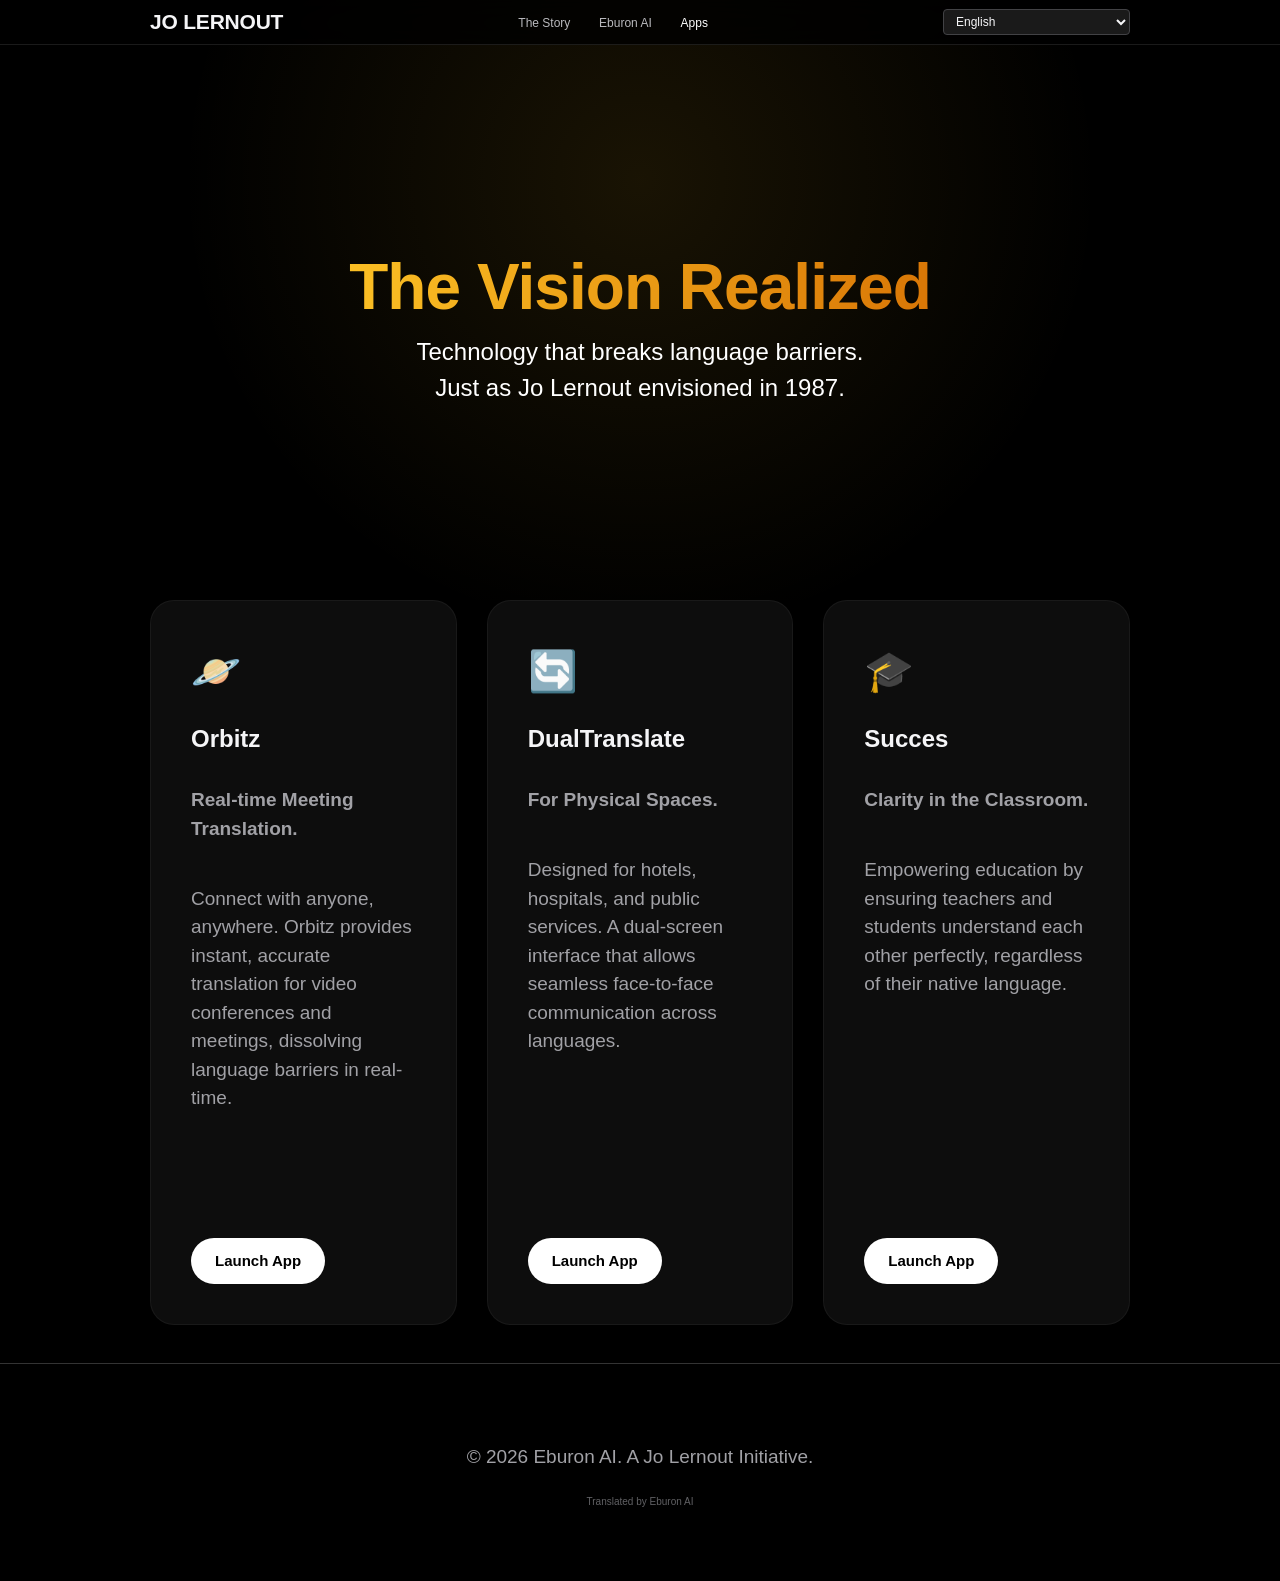
<file: js/jolernout/app.html>
<!DOCTYPE html>
<html lang="en">

<head>
    <meta charset="UTF-8">
    <meta name="viewport" content="width=device-width, initial-scale=1.0">
    <title>Eburon Ecosystem | The Vision Realized</title>
    <style>
        /* Premium Dark Visionary Theme - Apple Inspired */
        :root {
            --background: #000000;
            --foreground: #f5f5f7;
            --primary: #f59e0b;
            --secondary: #1d1d1f;
            --muted: #424245;
        }

        html {
            scroll-behavior: smooth;
            -webkit-font-smoothing: antialiased;
        }

        body {
            margin: 0;
            padding: 0;
            font-family: -apple-system, BlinkMacSystemFont, "Segoe UI", Roboto, Helvetica, Arial, sans-serif;
            color: var(--foreground);
            background: var(--background);
            line-height: 1.5;
            font-size: 17px;
            overflow-x: hidden;
        }

        /* Layout */
        .container {
            max-width: 980px;
            margin: 0 auto;
            padding: 0 22px;
        }

        .grid {
            display: grid;
            gap: 30px;
        }

        @media (min-width: 768px) {
            .grid-3 {
                grid-template-columns: repeat(3, 1fr);
            }
        }

        /* Typography */
        h1 {
            font-size: 64px;
            line-height: 1.05;
            font-weight: 700;
            margin: 0 0 0.2em;
            letter-spacing: -0.015em;
        }

        h2 {
            font-size: 40px;
            font-weight: 700;
            text-align: center;
            margin-bottom: 60px;
            color: var(--foreground);
        }

        h3 {
            font-size: 24px;
            font-weight: 600;
            margin: 0 0 10px;
        }

        p {
            font-size: 19px;
            line-height: 1.5;
            color: #a1a1a6;
            margin-bottom: 1.2em;
            font-weight: 400;
        }

        .text-gradient {
            background: linear-gradient(to right, #fbbf24, #d97706);
            -webkit-background-clip: text;
            background-clip: text;
            color: transparent;
        }

        /* Navigation */
        nav {
            position: fixed;
            top: 0;
            width: 100%;
            height: 44px;
            background: rgba(0, 0, 0, 0.8);
            backdrop-filter: blur(20px);
            -webkit-backdrop-filter: blur(20px);
            z-index: 1000;
            border-bottom: 1px solid rgba(255, 255, 255, 0.1);
        }

        .nav-content {
            height: 100%;
            display: flex;
            align-items: center;
            justify-content: space-between;
        }

        .logo {
            font-weight: 700;
            font-size: 21px;
            color: var(--foreground);
            letter-spacing: -0.01em;
            text-decoration: none;
        }

        .nav-links a {
            color: #e8e8ed;
            text-decoration: none;
            font-size: 12px;
            margin-left: 24px;
            opacity: 0.8;
            transition: opacity 0.2s;
        }

        .nav-links a:hover {
            opacity: 1;
        }

        /* Language selector styling */
        nav select {
            background: rgba(255, 255, 255, 0.1);
            color: var(--foreground);
            border: 1px solid var(--muted);
            border-radius: 4px;
            padding: 4px 8px;
            font-size: 12px;
            margin-left: 24px;
        }

        /* Hero */
        .hero {
            min-height: 60vh;
            display: flex;
            align-items: center;
            justify-content: center;
            text-align: center;
            position: relative;
            padding-top: 60px;
        }

        .hero-bg {
            position: absolute;
            width: 100%;
            height: 100%;
            top: 0;
            left: 0;
            z-index: -1;
            background: radial-gradient(circle at 50% 30%, rgba(251, 191, 36, 0.1), transparent 60%);
        }

        /* App Cards */
        .app-card {
            background: rgba(255, 255, 255, 0.05);
            padding: 40px;
            border-radius: 24px;
            border: 1px solid rgba(255, 255, 255, 0.05);
            transition: all 0.3s;
            display: flex;
            flex-direction: column;
            height: 100%;
        }

        .app-card:hover {
            background: rgba(255, 255, 255, 0.08);
            transform: translateY(-5px);
        }

        .icon {
            font-size: 40px;
            margin-bottom: 20px;
        }

        .app-footer {
            margin-top: auto;
            padding-top: 20px;
        }

        .btn {
            display: inline-block;
            padding: 12px 24px;
            text-decoration: none;
            border-radius: 980px;
            font-size: 15px;
            font-weight: 600;
            background: #fff;
            color: #000;
            transition: transform 0.2s;
        }

        .btn:hover {
            transform: scale(1.02);
        }

        .btn.secondary {
            background: rgba(255, 255, 255, 0.1);
            color: #fff;
        }

        footer {
            padding: 60px 0;
            border-top: 1px solid #333;
            text-align: center;
            font-size: 12px;
            color: #666;
        }

        /* Small translation attribution in footer */
        footer .translated-by {
            font-size: 10px;
            opacity: 0.6;
            margin-top: 0.5rem;
        }
    </style>
</head>

<body>

    <nav>
        <div class="container nav-content">
            <a href="index.html" class="logo">JO LERNOUT</a>
            <div class="nav-links">
                <a href="index.html" data-i18n="nav_story">The Story</a>
                <a href="eburon.html" data-i18n="nav_eburon">Eburon AI</a>
                <a href="app.html" style="color: #fff; opacity: 1;" data-i18n="nav_apps">Apps</a>
            </div>
            <!-- Language selector -->
            <select id="language-select">
                <option value="en">English</option>
                <option value="nl">Nederlands</option>
                <option value="Flemish">Flemish</option>
                <option value="Abkhaz">Abkhaz</option>
                <option value="Acehnese">Acehnese</option>
                <option value="Acholi">Acholi</option>
                <option value="Afar">Afar</option>
                <option value="Afrikaans">Afrikaans</option>
                <option value="Albanian">Albanian</option>
                <option value="Alur">Alur</option>
                <option value="Amharic">Amharic</option>
                <option value="Arabic">Arabic</option>
                <option value="Armenian">Armenian</option>
                <option value="Assamese">Assamese</option>
                <option value="Avar">Avar</option>
                <option value="Awadhi">Awadhi</option>
                <option value="Aymara">Aymara</option>
                <option value="Azerbaijani">Azerbaijani</option>
                <option value="Balinese">Balinese</option>
                <option value="Baluchi">Baluchi</option>
                <option value="Bambara">Bambara</option>
                <option value="Baoulé">Baoulé</option>
                <option value="Bashkir">Bashkir</option>
                <option value="Basque">Basque</option>
                <option value="Batak Karo">Batak Karo</option>
                <option value="Batak Simalungun">Batak Simalungun</option>
                <option value="Batak Toba">Batak Toba</option>
                <option value="Belarusian">Belarusian</option>
                <option value="Bemba">Bemba</option>
                <option value="Bengali">Bengali</option>
                <option value="Betawi">Betawi</option>
                <option value="Bhojpuri">Bhojpuri</option>
                <option value="Bikol">Bikol</option>
                <option value="Bosnian">Bosnian</option>
                <option value="Breton">Breton</option>
                <option value="Bulgarian">Bulgarian</option>
                <option value="Buryat">Buryat</option>
                <option value="Cantonese">Cantonese</option>
                <option value="Catalan">Catalan</option>
                <option value="Cebuano">Cebuano</option>
                <option value="Chamorro">Chamorro</option>
                <option value="Chechen">Chechen</option>
                <option value="Chichewa">Chichewa</option>
                <option value="Chinese (Simplified)">Chinese (Simplified)</option>
                <option value="Chinese (Traditional)">Chinese (Traditional)</option>
                <option value="Chuukese">Chuukese</option>
                <option value="Chuvash">Chuvash</option>
                <option value="Corsican">Corsican</option>
                <option value="Crimean Tatar (Cyrillic)">Crimean Tatar (Cyrillic)</option>
                <option value="Crimean Tatar (Latin)">Crimean Tatar (Latin)</option>
                <option value="Croatian">Croatian</option>
                <option value="Czech">Czech</option>
                <option value="Danish">Danish</option>
                <option value="Dari">Dari</option>
                <option value="Dhivehi">Dhivehi</option>
                <option value="Dinka">Dinka</option>
                <option value="Dogri">Dogri</option>
                <option value="Dombe">Dombe</option>
                <option value="Dutch">Dutch</option>
                <option value="Dyula">Dyula</option>
                <option value="Dzongkha">Dzongkha</option>
                <option value="Esperanto">Esperanto</option>
                <option value="Estonian">Estonian</option>
                <option value="Ewe">Ewe</option>
                <option value="Faroese">Faroese</option>
                <option value="Fijian">Fijian</option>
                <option value="Filipino">Filipino</option>
                <option value="Finnish">Finnish</option>
                <option value="Fon">Fon</option>
                <option value="French">French</option>
                <option value="French (Canada)">French (Canada)</option>
                <option value="Frisian">Frisian</option>
                <option value="Friulian">Friulian</option>
                <option value="Fulani">Fulani</option>
                <option value="Ga">Ga</option>
                <option value="Galician">Galician</option>
                <option value="Georgian">Georgian</option>
                <option value="German">German</option>
                <option value="Greek">Greek</option>
                <option value="Guarani">Guarani</option>
                <option value="Gujarati">Gujarati</option>
                <option value="Haitian Creole">Haitian Creole</option>
                <option value="Hakha Chin">Hakha Chin</option>
                <option value="Hausa">Hausa</option>
                <option value="Hawaiian">Hawaiian</option>
                <option value="Hebrew">Hebrew</option>
                <option value="Hiligaynon">Hiligaynon</option>
                <option value="Hindi">Hindi</option>
                <option value="Hmong">Hmong</option>
                <option value="Hungarian">Hungarian</option>
                <option value="Hunsrik">Hunsrik</option>
                <option value="Iban">Iban</option>
                <option value="Icelandic">Icelandic</option>
                <option value="Igbo">Igbo</option>
                <option value="Ilocano">Ilocano</option>
                <option value="Indonesian">Indonesian</option>
                <option value="Inuktut (Latin)">Inuktut (Latin)</option>
                <option value="Inuktut (Syllabics)">Inuktut (Syllabics)</option>
                <option value="Irish">Irish</option>
                <option value="Italian">Italian</option>
                <option value="Jamaican Patois">Jamaican Patois</option>
                <option value="Japanese">Japanese</option>
                <option value="Javanese">Javanese</option>
                <option value="Jingpo">Jingpo</option>
                <option value="Kalaallisut">Kalaallisut</option>
                <option value="Kannada">Kannada</option>
                <option value="Kanuri">Kanuri</option>
                <option value="Kapampangan">Kapampangan</option>
                <option value="Kazakh">Kazakh</option>
                <option value="Khasi">Khasi</option>
                <option value="Khmer">Khmer</option>
                <option value="Kiga">Kiga</option>
                <option value="Kikongo">Kikongo</option>
                <option value="Kinyarwanda">Kinyarwanda</option>
                <option value="Kituba">Kituba</option>
                <option value="Kokborok">Kokborok</option>
                <option value="Komi">Komi</option>
                <option value="Konkani">Konkani</option>
                <option value="Korean">Korean</option>
                <option value="Krio">Krio</option>
                <option value="Kurdish (Kurmanji)">Kurdish (Kurmanji)</option>
                <option value="Kurdish (Sorani)">Kurdish (Sorani)</option>
                <option value="Kyrgyz">Kyrgyz</option>
                <option value="Lao">Lao</option>
                <option value="Latgalian">Latgalian</option>
                <option value="Latin">Latin</option>
                <option value="Latvian">Latvian</option>
                <option value="Ligurian">Ligurian</option>
                <option value="Limburgish">Limburgish</option>
                <option value="Lingala">Lingala</option>
                <option value="Lithuanian">Lithuanian</option>
                <option value="Lombard">Lombard</option>
                <option value="Luganda">Luganda</option>
                <option value="Luo">Luo</option>
                <option value="Luxembourgish">Luxembourgish</option>
                <option value="Macedonian">Macedonian</option>
                <option value="Madurese">Madurese</option>
                <option value="Maithili">Maithili</option>
                <option value="Makassar">Makassar</option>
                <option value="Malagasy">Malagasy</option>
                <option value="Malay">Malay</option>
                <option value="Malay (Jawi)">Malay (Jawi)</option>
                <option value="Malayalam">Malayalam</option>
                <option value="Maltese">Maltese</option>
                <option value="Mam">Mam</option>
                <option value="Manx">Manx</option>
                <option value="Maori">Maori</option>
                <option value="Marathi">Marathi</option>
                <option value="Marshallese">Marshallese</option>
                <option value="Marwadi">Marwadi</option>
                <option value="Mauritian Creole">Mauritian Creole</option>
                <option value="Meadow Mari">Meadow Mari</option>
                <option value="Meiteilon (Manipuri)">Meiteilon (Manipuri)</option>
                <option value="Minang">Minang</option>
                <option value="Mizo">Mizo</option>
                <option value="Mongolian">Mongolian</option>
                <option value="Myanmar (Burmese)">Myanmar (Burmese)</option>
                <option value="Nahuatl (Eastern Huasteca)">Nahuatl (Eastern Huasteca)</option>
                <option value="Ndau">Ndau</option>
                <option value="Ndebele (South)">Ndebele (South)</option>
                <option value="Napalbhasa (Newari)">Napalbhasa (Newari)</option>
                <option value="NKo">NKo</option>
                <option value="Norwegian">Norwegian</option>
                <option value="Nuer">Nuer</option>
                <option value="Occitan">Occitan</option>
                <option value="Odia (Oriya)">Odia (Oriya)</option>
                <option value="Oromo">Oromo</option>
                <option value="Ossetian">Ossetian</option>
                <option value="Pangasinan">Pangasinan</option>
                <option value="Papiamento">Papiamento</option>
                <option value="Pashto">Pashto</option>
                <option value="Persian">Persian</option>
                <option value="Polish">Polish</option>
                <option value="Portuguese (Brazil)">Portuguese (Brazil)</option>
                <option value="Portuguese (Portugal)">Portuguese (Portugal)</option>
                <option value="Punjabi (Gurmukhi)">Punjabi (Gurmukhi)</option>
                <option value="Punjabi (Shahmukhi)">Punjabi (Shahmukhi)</option>
                <option value="Quechua">Quechua</option>
                <option value="Qʼeqchiʼ">Qʼeqchiʼ</option>
                <option value="Romani">Romani</option>
                <option value="Romanian">Romanian</option>
                <option value="Rundi">Rundi</option>
                <option value="Russian">Russian</option>
                <option value="Sami (North)">Sami (North)</option>
                <option value="Samoan">Samoan</option>
                <option value="Sango">Sango</option>
                <option value="Sanskrit">Sanskrit</option>
                <option value="Santali (Latin)">Santali (Latin)</option>
                <option value="Santali (Ol Chiki)">Santali (Ol Chiki)</option>
                <option value="Scots Gaelic">Scots Gaelic</option>
                <option value="Sepedi">Sepedi</option>
                <option value="Serbian">Serbian</option>
                <option value="Sesotho">Sesotho</option>
                <option value="Seychellois Creole">Seychellois Creole</option>
                <option value="Shan">Shan</option>
                <option value="Shona">Shona</option>
                <option value="Sicilian">Sicilian</option>
                <option value="Silesian">Silesian</option>
                <option value="Sindhi">Sindhi</option>
                <option value="Sinhala">Sinhala</option>
                <option value="Slovak">Slovak</option>
                <option value="Slovenian">Slovenian</option>
                <option value="Somali">Somali</option>
                <option value="Spanish">Spanish</option>
                <option value="Sundanese">Sundanese</option>
                <option value="Susu">Susu</option>
                <option value="Swahili">Swahili</option>
                <option value="Swati">Swati</option>
                <option value="Swedish">Swedish</option>
                <option value="Tahitian">Tahitian</option>
                <option value="Tajik">Tajik</option>
                <option value="Tamazight">Tamazight</option>
                <option value="Tamazight (Tifinagh)">Tamazight (Tifinagh)</option>
                <option value="Tamil">Tamil</option>
                <option value="Tatar">Tatar</option>
                <option value="Telugu">Telugu</option>
                <option value="Tetum">Tetum</option>
                <option value="Thai">Thai</option>
                <option value="Tibetan">Tibetan</option>
                <option value="Tigrinya">Tigrinya</option>
                <option value="Tiv">Tiv</option>
                <option value="Tok Pisin">Tok Pisin</option>
                <option value="Tongan">Tongan</option>
                <option value="Tshiluba">Tshiluba</option>
                <option value="Tsonga">Tsonga</option>
                <option value="Tswana">Tswana</option>
                <option value="Tulu">Tulu</option>
                <option value="Tumbuka">Tumbuka</option>
                <option value="Turkish">Turkish</option>
                <option value="Turkmen">Turkmen</option>
                <option value="Tuvan">Tuvan</option>
                <option value="Twi">Twi</option>
                <option value="Udmurt">Udmurt</option>
                <option value="Ukrainian">Ukrainian</option>
                <option value="Urdu">Urdu</option>
                <option value="Uyghur">Uyghur</option>
                <option value="Uzbek">Uzbek</option>
                <option value="Venda">Venda</option>
                <option value="Venetian">Venetian</option>
                <option value="Vietnamese">Vietnamese</option>
                <option value="Waray">Waray</option>
                <option value="Welsh">Welsh</option>
                <option value="Wolof">Wolof</option>
                <option value="Xhosa">Xhosa</option>
                <option value="Yakut">Yakut</option>
                <option value="Yiddish">Yiddish</option>
                <option value="Yoruba">Yoruba</option>
                <option value="Yucatec Maya">Yucatec Maya</option>
                <option value="Zapotec">Zapotec</option>
                <option value="Zulu">Zulu</option>
            </select>
        </div>
    </nav>

    <header class="hero">
        <div class="hero-bg"></div>
        <div class="container">
            <h1 class="text-gradient" data-i18n="app_hero_title">The Vision Realized</h1>
            <p style="font-size: 24px; color: #fff; max-width: 700px; margin: 0 auto;" data-i18n="app_hero_tagline">
                Technology that breaks language barriers.<br>Just as Jo Lernout envisioned in 1987.
            </p>
        </div>
    </header>

    <section style="padding: 0 0 120px;">
        <div class="container">
            <div class="grid grid-3">

                <!-- Orbitz -->
                <div class="app-card">
                    <div class="icon">🪐</div>
                    <h3>Orbitz</h3>
                    <p data-i18n="app_orbitz_tagline"><strong>Real-time Meeting Translation.</strong></p>
                    <p data-i18n="app_orbitz_desc">Connect with anyone, anywhere. Orbitz provides instant, accurate translation for video
                        conferences and meetings, dissolving language barriers in real-time.</p>
                    <div class="app-footer">
                        <a href="https://orbitz.eburon.ai/" target="_blank" class="btn" data-i18n="app_btn_launch">Launch App</a>
                    </div>
                </div>

                <!-- DualTranslate -->
                <div class="app-card">
                    <div class="icon">🔄</div>
                    <h3>DualTranslate</h3>
                    <p data-i18n="app_dual_tagline"><strong>For Physical Spaces.</strong></p>
                    <p data-i18n="app_dual_desc">Designed for hotels, hospitals, and public services. A dual-screen interface that allows seamless
                        face-to-face communication across languages.</p>
                    <div class="app-footer">
                        <a href="https://dualtranslate.eburon.ai/" target="_blank" class="btn" data-i18n="app_btn_launch">Launch App</a>
                    </div>
                </div>

                <!-- Succes -->
                <div class="app-card">
                    <div class="icon">🎓</div>
                    <h3>Succes</h3>
                    <p data-i18n="app_succes_tagline"><strong>Clarity in the Classroom.</strong></p>
                    <p data-i18n="app_succes_desc">Empowering education by ensuring teachers and students understand each other perfectly,
                        regardless of their native language.</p>
                    <div class="app-footer">
                        <a href="https://succes.eburon.ai/" target="_blank" class="btn" data-i18n="app_btn_launch">Launch App</a>
                    </div>
                </div>

            </div>
        </div>
    </section>

    <footer>
        <p data-i18n="footer_copy">© 2026 Eburon AI. A Jo Lernout Initiative.</p>
        <!-- Translation attribution -->
        <p class="translated-by" data-i18n="translated_by">Translated by Eburon AI</p>
    </footer>

    <!-- Language translation script -->
    <script>
        // Translation dictionary for the Apps page. Each key corresponds to a data-i18n attribute in the markup.
        const translations = {
            en: {
                nav_story: "The Story",
                nav_eburon: "Eburon AI",
                nav_apps: "Apps",
                app_hero_title: "The Vision Realized",
                app_hero_tagline: "Technology that breaks language barriers.<br>Just as Jo Lernout envisioned in 1987.",
                app_orbitz_tagline: "<strong>Real-time Meeting Translation.</strong>",
                app_orbitz_desc: "Connect with anyone, anywhere. Orbitz provides instant, accurate translation for video conferences and meetings, dissolving language barriers in real-time.",
                app_dual_tagline: "<strong>For Physical Spaces.</strong>",
                app_dual_desc: "Designed for hotels, hospitals, and public services. A dual-screen interface that allows seamless face-to-face communication across languages.",
                app_succes_tagline: "<strong>Clarity in the Classroom.</strong>",
                app_succes_desc: "Empowering education by ensuring teachers and students understand each other perfectly, regardless of their native language.",
                app_btn_launch: "Launch App",
                footer_copy: "© 2026 Eburon AI. A Jo Lernout Initiative.",
                // Attribution line shown in the footer
                translated_by: "Translated by Eburon AI"
            },
            nl: {
                nav_story: "Het Verhaal",
                nav_eburon: "Eburon AI",
                nav_apps: "Apps",
                app_hero_title: "De Visie Gerealiseerd",
                app_hero_tagline: "Technologie die taalbarrières doorbreekt.<br>Precies zoals Jo Lernout het in 1987 voor ogen had.",
                app_orbitz_tagline: "<strong>Realtime vergadervertaling.</strong>",
                app_orbitz_desc: "Verbind met iedereen, overal. Orbitz biedt directe, nauwkeurige vertaling voor videoconferenties en vergaderingen, en lost taalbarrières in realtime op.",
                app_dual_tagline: "<strong>Voor fysieke ruimtes.</strong>",
                app_dual_desc: "Ontworpen voor hotels, ziekenhuizen en openbare diensten. Een dubbele interface die naadloze face-to-face communicatie tussen talen mogelijk maakt.",
                app_succes_tagline: "<strong>Helderheid in de klas.</strong>",
                app_succes_desc: "Onderwijs versterken door ervoor te zorgen dat leraren en studenten elkaar perfect begrijpen, ongeacht hun moedertaal.",
                app_btn_launch: "Start App",
                footer_copy: "© 2026 Eburon AI. Een initiatief van Jo Lernout.",
                // Attribution line shown in the footer
                translated_by: "Vertaald door Eburon AI"
            }
        };

        /**
         * Apply translations to elements with data-i18n attributes.
         * @param {string} lang The language code.
         */
        function applyTranslations(lang) {
            const dictionary = translations[lang] || translations['en'];
            document.querySelectorAll('[data-i18n]').forEach(el => {
                const key = el.getAttribute('data-i18n');
                const translation = dictionary[key];
                if (translation) {
                    el.innerHTML = translation;
                }
            });
        }

        document.addEventListener('DOMContentLoaded', () => {
            const select = document.getElementById('language-select');
            // Determine language preference: use saved preference if available; otherwise detect from browser
            let savedLang = localStorage.getItem('lang');
            let initialLang;
            if (!savedLang) {
                const browserLang = (navigator.language || navigator.userLanguage || '').toLowerCase();
                const baseLang = browserLang.split('-')[0];
                initialLang = translations.hasOwnProperty(baseLang) ? baseLang : 'en';
                localStorage.setItem('lang', initialLang);
            } else {
                initialLang = savedLang;
            }
            // Apply translations and sync the selector
            applyTranslations(initialLang);
            if (select) {
                select.value = initialLang;
                select.addEventListener('change', e => {
                    const newLang = e.target.value;
                    localStorage.setItem('lang', newLang);
                    applyTranslations(newLang);
                });
            }
        });
    </script>

</body>

</html>
</file>
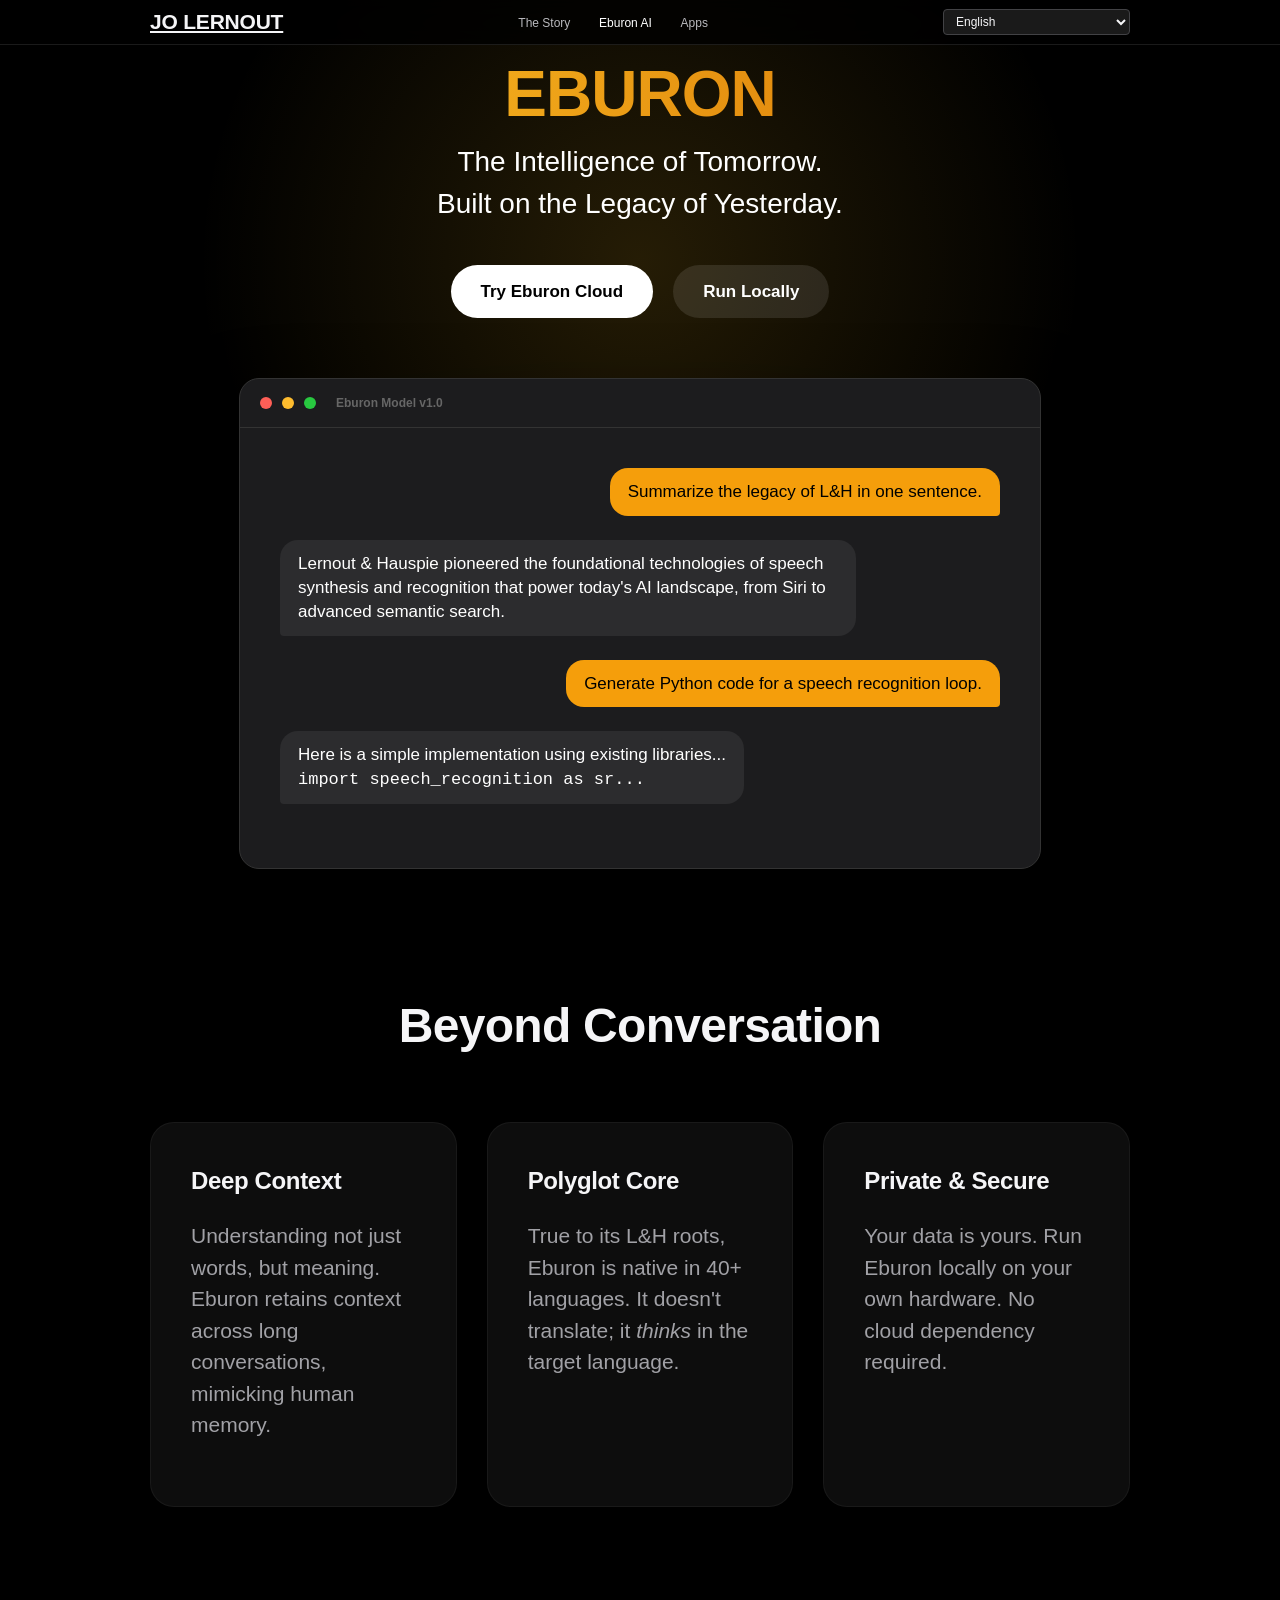
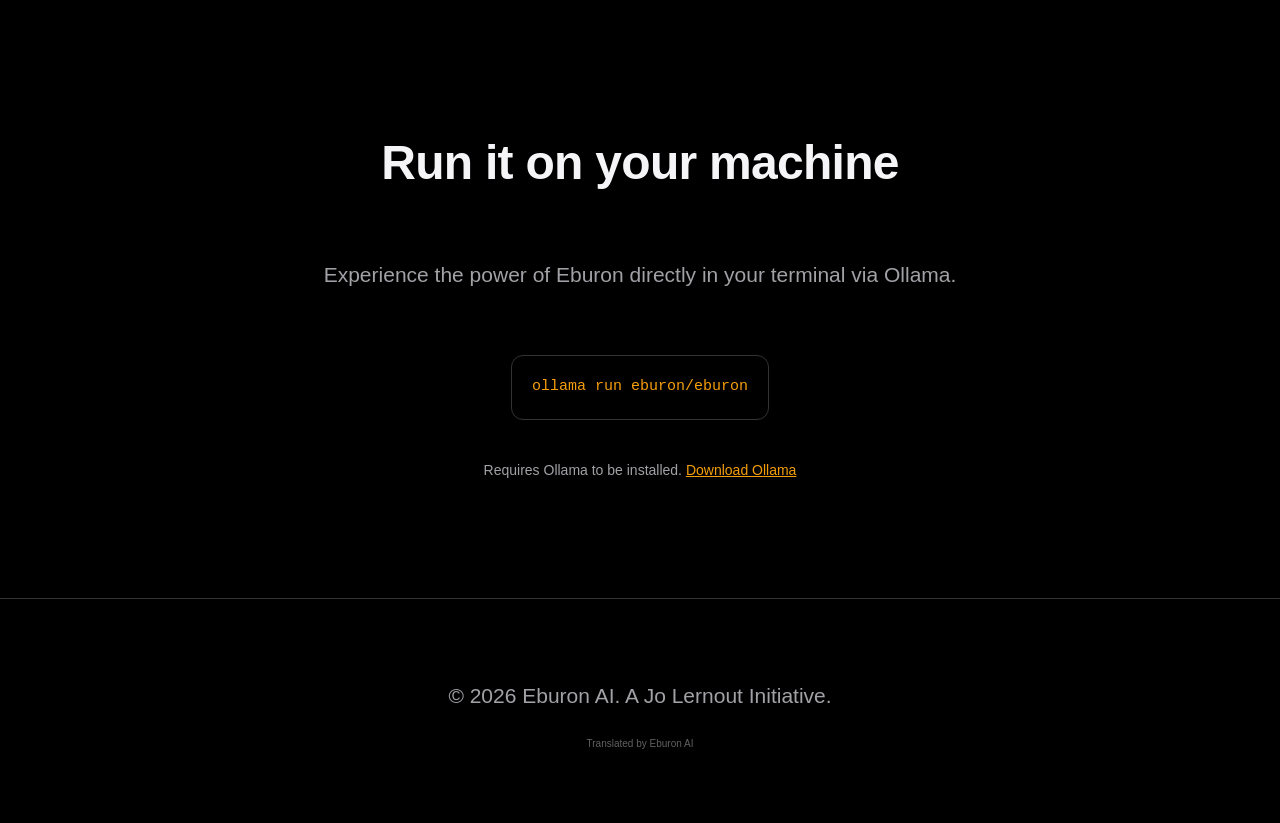
<file: js/jolernout/eburon.html>
<!DOCTYPE html>
<html lang="en">

<head>
    <meta charset="UTF-8">
    <meta name="viewport" content="width=device-width, initial-scale=1.0">
    <title>Eburon AI | The Intelligence of Tomorrow</title>
    <style>
        /* Premium Dark Visionary Theme - Apple Inspired */
        :root {
            --background: #000000;
            --foreground: #f5f5f7;
            --primary: #f59e0b;
            /* Gold/Amber */
            --primary-foreground: #000000;
            --secondary: #1d1d1f;
            --muted: #424245;
            --muted-foreground: #86868b;
        }

        html {
            scroll-behavior: smooth;
            -webkit-font-smoothing: antialiased;
        }

        body {
            margin: 0;
            padding: 0;
            font-family: -apple-system, BlinkMacSystemFont, "Segoe UI", Roboto, Helvetica, Arial, sans-serif;
            color: var(--foreground);
            background: var(--background);
            line-height: 1.5;
            font-size: 17px;
            overflow-x: hidden;
        }

        /* Layout */
        .container {
            max-width: 980px;
            margin: 0 auto;
            padding: 0 22px;
        }

        .grid {
            display: grid;
            gap: 30px;
        }

        @media (min-width: 768px) {
            .grid-2 {
                grid-template-columns: 1fr 1fr;
            }

            .grid-3 {
                grid-template-columns: repeat(3, 1fr);
            }
        }

        /* Typography */
        h1,
        h2,
        h3 {
            color: var(--foreground);
            letter-spacing: -0.015em;
            margin-top: 0;
        }

        h1 {
            font-size: 64px;
            line-height: 1.05;
            font-weight: 700;
            margin-bottom: 0.2em;
        }

        h2 {
            font-size: 48px;
            font-weight: 700;
            text-align: center;
            margin-bottom: 60px;
        }

        h3 {
            font-size: 24px;
            font-weight: 600;
            margin-bottom: 10px;
        }

        p {
            font-size: 21px;
            line-height: 1.5;
            color: #a1a1a6;
            margin-bottom: 1.2em;
            font-weight: 400;
        }

        .text-gradient {
            background: linear-gradient(to right, #fbbf24, #d97706);
            -webkit-background-clip: text;
            background-clip: text;
            color: transparent;
        }

        /* Components */
        .btn {
            display: inline-block;
            padding: 14px 30px;
            text-decoration: none;
            border-radius: 980px;
            font-size: 17px;
            font-weight: 600;
            transition: transform 0.2s;
        }

        .btn-primary {
            background: #fff;
            color: #000;
        }

        .btn:hover {
            transform: scale(1.02);
        }

        /* Navigation */
        nav {
            position: fixed;
            top: 0;
            width: 100%;
            height: 44px;
            background: rgba(0, 0, 0, 0.8);
            backdrop-filter: blur(20px);
            -webkit-backdrop-filter: blur(20px);
            z-index: 1000;
            border-bottom: 1px solid rgba(255, 255, 255, 0.1);
        }

        .nav-content {
            height: 100%;
            display: flex;
            align-items: center;
            justify-content: space-between;
        }

        .logo {
            font-weight: 700;
            font-size: 21px;
            color: var(--foreground);
            letter-spacing: -0.01em;
        }

        .nav-links a {
            color: #e8e8ed;
            text-decoration: none;
            font-size: 12px;
            margin-left: 24px;
            opacity: 0.8;
            transition: opacity 0.2s;
        }

        .nav-links a:hover {
            opacity: 1;
        }

        /* Language selector styling */
        nav select {
            background: rgba(255, 255, 255, 0.1);
            color: var(--foreground);
            border: 1px solid var(--muted);
            border-radius: 4px;
            padding: 4px 8px;
            font-size: 12px;
            margin-left: 24px;
        }

        /* Hero */
        .hero {
            min-height: 90vh;
            display: flex;
            align-items: center;
            justify-content: center;
            text-align: center;
            position: relative;
            padding-top: 60px;
        }

        .hero-bg {
            position: absolute;
            width: 100%;
            height: 100%;
            top: 0;
            left: 0;
            z-index: -1;
            background: radial-gradient(circle at 50% 30%, rgba(251, 191, 36, 0.15), transparent 50%);
        }

        /* Feature Cards */
        .card {
            background: rgba(255, 255, 255, 0.05);
            padding: 40px;
            border-radius: 24px;
            border: 1px solid rgba(255, 255, 255, 0.05);
            transition: all 0.3s;
        }

        .card:hover {
            background: rgba(255, 255, 255, 0.08);
            transform: translateY(-5px);
        }

        /* Chat Interface Mockup */
        .chat-interface {
            background: #1c1c1e;
            border-radius: 20px;
            overflow: hidden;
            border: 1px solid #333;
            max-width: 800px;
            margin: 0 auto;
            box-shadow: 0 40px 80px rgba(0, 0, 0, 0.5);
        }

        .chat-header {
            padding: 15px 20px;
            border-bottom: 1px solid #333;
            display: flex;
            gap: 10px;
            align-items: center;
        }

        .dot {
            width: 12px;
            height: 12px;
            border-radius: 50%;
            background: #444;
        }

        .dot.red {
            background: #ff5f57;
        }

        .dot.yellow {
            background: #febc2e;
        }

        .dot.green {
            background: #28c840;
        }

        .chat-body {
            padding: 40px;
            text-align: left;
        }

        .message {
            margin-bottom: 24px;
            max-width: 80%;
        }

        .message.user {
            margin-left: auto;
            text-align: right;
            color: #fff;
        }

        .message.ai {
            margin-right: auto;
            color: #a1a1a6;
        }

        .bubble {
            display: inline-block;
            padding: 12px 18px;
            border-radius: 18px;
            font-size: 17px;
            line-height: 1.4;
        }

        .user .bubble {
            background: var(--primary);
            color: #000;
            border-bottom-right-radius: 4px;
        }

        .ai .bubble {
            background: #2c2c2e;
            color: #fff;
            border-bottom-left-radius: 4px;
        }

        /* Code Block */
        .code-snippet {
            font-family: monospace;
            background: #000;
            padding: 20px;
            border-radius: 12px;
            color: var(--primary);
            border: 1px solid #333;
            margin-top: 40px;
            display: inline-block;
            font-size: 15px;
        }

        footer {
            padding: 60px 0;
            border-top: 1px solid #333;
            text-align: center;
            font-size: 12px;
            color: #666;
        }

        /* Small translation attribution in footer */
        footer .translated-by {
            font-size: 10px;
            opacity: 0.6;
            margin-top: 0.5rem;
        }
    </style>
</head>

<body>

    <nav>
        <div class="container nav-content">
            <a href="index.html" class="logo">JO LERNOUT</a>
            <div class="nav-links">
                <a href="index.html" data-i18n="nav_story">The Story</a>
                <a href="eburon.html" style="color: #fff; opacity: 1;" data-i18n="nav_eburon">Eburon AI</a>
                <a href="app.html" data-i18n="nav_apps">Apps</a>
            </div>
            <!-- Language selector -->
            <select id="language-select">
                <option value="en">English</option>
                <option value="nl">Nederlands</option>
                <option value="Flemish">Flemish</option>
                <option value="Abkhaz">Abkhaz</option>
                <option value="Acehnese">Acehnese</option>
                <option value="Acholi">Acholi</option>
                <option value="Afar">Afar</option>
                <option value="Afrikaans">Afrikaans</option>
                <option value="Albanian">Albanian</option>
                <option value="Alur">Alur</option>
                <option value="Amharic">Amharic</option>
                <option value="Arabic">Arabic</option>
                <option value="Armenian">Armenian</option>
                <option value="Assamese">Assamese</option>
                <option value="Avar">Avar</option>
                <option value="Awadhi">Awadhi</option>
                <option value="Aymara">Aymara</option>
                <option value="Azerbaijani">Azerbaijani</option>
                <option value="Balinese">Balinese</option>
                <option value="Baluchi">Baluchi</option>
                <option value="Bambara">Bambara</option>
                <option value="Baoulé">Baoulé</option>
                <option value="Bashkir">Bashkir</option>
                <option value="Basque">Basque</option>
                <option value="Batak Karo">Batak Karo</option>
                <option value="Batak Simalungun">Batak Simalungun</option>
                <option value="Batak Toba">Batak Toba</option>
                <option value="Belarusian">Belarusian</option>
                <option value="Bemba">Bemba</option>
                <option value="Bengali">Bengali</option>
                <option value="Betawi">Betawi</option>
                <option value="Bhojpuri">Bhojpuri</option>
                <option value="Bikol">Bikol</option>
                <option value="Bosnian">Bosnian</option>
                <option value="Breton">Breton</option>
                <option value="Bulgarian">Bulgarian</option>
                <option value="Buryat">Buryat</option>
                <option value="Cantonese">Cantonese</option>
                <option value="Catalan">Catalan</option>
                <option value="Cebuano">Cebuano</option>
                <option value="Chamorro">Chamorro</option>
                <option value="Chechen">Chechen</option>
                <option value="Chichewa">Chichewa</option>
                <option value="Chinese (Simplified)">Chinese (Simplified)</option>
                <option value="Chinese (Traditional)">Chinese (Traditional)</option>
                <option value="Chuukese">Chuukese</option>
                <option value="Chuvash">Chuvash</option>
                <option value="Corsican">Corsican</option>
                <option value="Crimean Tatar (Cyrillic)">Crimean Tatar (Cyrillic)</option>
                <option value="Crimean Tatar (Latin)">Crimean Tatar (Latin)</option>
                <option value="Croatian">Croatian</option>
                <option value="Czech">Czech</option>
                <option value="Danish">Danish</option>
                <option value="Dari">Dari</option>
                <option value="Dhivehi">Dhivehi</option>
                <option value="Dinka">Dinka</option>
                <option value="Dogri">Dogri</option>
                <option value="Dombe">Dombe</option>
                <option value="Dutch">Dutch</option>
                <option value="Dyula">Dyula</option>
                <option value="Dzongkha">Dzongkha</option>
                <option value="Esperanto">Esperanto</option>
                <option value="Estonian">Estonian</option>
                <option value="Ewe">Ewe</option>
                <option value="Faroese">Faroese</option>
                <option value="Fijian">Fijian</option>
                <option value="Filipino">Filipino</option>
                <option value="Finnish">Finnish</option>
                <option value="Fon">Fon</option>
                <option value="French">French</option>
                <option value="French (Canada)">French (Canada)</option>
                <option value="Frisian">Frisian</option>
                <option value="Friulian">Friulian</option>
                <option value="Fulani">Fulani</option>
                <option value="Ga">Ga</option>
                <option value="Galician">Galician</option>
                <option value="Georgian">Georgian</option>
                <option value="German">German</option>
                <option value="Greek">Greek</option>
                <option value="Guarani">Guarani</option>
                <option value="Gujarati">Gujarati</option>
                <option value="Haitian Creole">Haitian Creole</option>
                <option value="Hakha Chin">Hakha Chin</option>
                <option value="Hausa">Hausa</option>
                <option value="Hawaiian">Hawaiian</option>
                <option value="Hebrew">Hebrew</option>
                <option value="Hiligaynon">Hiligaynon</option>
                <option value="Hindi">Hindi</option>
                <option value="Hmong">Hmong</option>
                <option value="Hungarian">Hungarian</option>
                <option value="Hunsrik">Hunsrik</option>
                <option value="Iban">Iban</option>
                <option value="Icelandic">Icelandic</option>
                <option value="Igbo">Igbo</option>
                <option value="Ilocano">Ilocano</option>
                <option value="Indonesian">Indonesian</option>
                <option value="Inuktut (Latin)">Inuktut (Latin)</option>
                <option value="Inuktut (Syllabics)">Inuktut (Syllabics)</option>
                <option value="Irish">Irish</option>
                <option value="Italian">Italian</option>
                <option value="Jamaican Patois">Jamaican Patois</option>
                <option value="Japanese">Japanese</option>
                <option value="Javanese">Javanese</option>
                <option value="Jingpo">Jingpo</option>
                <option value="Kalaallisut">Kalaallisut</option>
                <option value="Kannada">Kannada</option>
                <option value="Kanuri">Kanuri</option>
                <option value="Kapampangan">Kapampangan</option>
                <option value="Kazakh">Kazakh</option>
                <option value="Khasi">Khasi</option>
                <option value="Khmer">Khmer</option>
                <option value="Kiga">Kiga</option>
                <option value="Kikongo">Kikongo</option>
                <option value="Kinyarwanda">Kinyarwanda</option>
                <option value="Kituba">Kituba</option>
                <option value="Kokborok">Kokborok</option>
                <option value="Komi">Komi</option>
                <option value="Konkani">Konkani</option>
                <option value="Korean">Korean</option>
                <option value="Krio">Krio</option>
                <option value="Kurdish (Kurmanji)">Kurdish (Kurmanji)</option>
                <option value="Kurdish (Sorani)">Kurdish (Sorani)</option>
                <option value="Kyrgyz">Kyrgyz</option>
                <option value="Lao">Lao</option>
                <option value="Latgalian">Latgalian</option>
                <option value="Latin">Latin</option>
                <option value="Latvian">Latvian</option>
                <option value="Ligurian">Ligurian</option>
                <option value="Limburgish">Limburgish</option>
                <option value="Lingala">Lingala</option>
                <option value="Lithuanian">Lithuanian</option>
                <option value="Lombard">Lombard</option>
                <option value="Luganda">Luganda</option>
                <option value="Luo">Luo</option>
                <option value="Luxembourgish">Luxembourgish</option>
                <option value="Macedonian">Macedonian</option>
                <option value="Madurese">Madurese</option>
                <option value="Maithili">Maithili</option>
                <option value="Makassar">Makassar</option>
                <option value="Malagasy">Malagasy</option>
                <option value="Malay">Malay</option>
                <option value="Malay (Jawi)">Malay (Jawi)</option>
                <option value="Malayalam">Malayalam</option>
                <option value="Maltese">Maltese</option>
                <option value="Mam">Mam</option>
                <option value="Manx">Manx</option>
                <option value="Maori">Maori</option>
                <option value="Marathi">Marathi</option>
                <option value="Marshallese">Marshallese</option>
                <option value="Marwadi">Marwadi</option>
                <option value="Mauritian Creole">Mauritian Creole</option>
                <option value="Meadow Mari">Meadow Mari</option>
                <option value="Meiteilon (Manipuri)">Meiteilon (Manipuri)</option>
                <option value="Minang">Minang</option>
                <option value="Mizo">Mizo</option>
                <option value="Mongolian">Mongolian</option>
                <option value="Myanmar (Burmese)">Myanmar (Burmese)</option>
                <option value="Nahuatl (Eastern Huasteca)">Nahuatl (Eastern Huasteca)</option>
                <option value="Ndau">Ndau</option>
                <option value="Ndebele (South)">Ndebele (South)</option>
                <option value="Napalbhasa (Newari)">Napalbhasa (Newari)</option>
                <option value="NKo">NKo</option>
                <option value="Norwegian">Norwegian</option>
                <option value="Nuer">Nuer</option>
                <option value="Occitan">Occitan</option>
                <option value="Odia (Oriya)">Odia (Oriya)</option>
                <option value="Oromo">Oromo</option>
                <option value="Ossetian">Ossetian</option>
                <option value="Pangasinan">Pangasinan</option>
                <option value="Papiamento">Papiamento</option>
                <option value="Pashto">Pashto</option>
                <option value="Persian">Persian</option>
                <option value="Polish">Polish</option>
                <option value="Portuguese (Brazil)">Portuguese (Brazil)</option>
                <option value="Portuguese (Portugal)">Portuguese (Portugal)</option>
                <option value="Punjabi (Gurmukhi)">Punjabi (Gurmukhi)</option>
                <option value="Punjabi (Shahmukhi)">Punjabi (Shahmukhi)</option>
                <option value="Quechua">Quechua</option>
                <option value="Qʼeqchiʼ">Qʼeqchiʼ</option>
                <option value="Romani">Romani</option>
                <option value="Romanian">Romanian</option>
                <option value="Rundi">Rundi</option>
                <option value="Russian">Russian</option>
                <option value="Sami (North)">Sami (North)</option>
                <option value="Samoan">Samoan</option>
                <option value="Sango">Sango</option>
                <option value="Sanskrit">Sanskrit</option>
                <option value="Santali (Latin)">Santali (Latin)</option>
                <option value="Santali (Ol Chiki)">Santali (Ol Chiki)</option>
                <option value="Scots Gaelic">Scots Gaelic</option>
                <option value="Sepedi">Sepedi</option>
                <option value="Serbian">Serbian</option>
                <option value="Sesotho">Sesotho</option>
                <option value="Seychellois Creole">Seychellois Creole</option>
                <option value="Shan">Shan</option>
                <option value="Shona">Shona</option>
                <option value="Sicilian">Sicilian</option>
                <option value="Silesian">Silesian</option>
                <option value="Sindhi">Sindhi</option>
                <option value="Sinhala">Sinhala</option>
                <option value="Slovak">Slovak</option>
                <option value="Slovenian">Slovenian</option>
                <option value="Somali">Somali</option>
                <option value="Spanish">Spanish</option>
                <option value="Sundanese">Sundanese</option>
                <option value="Susu">Susu</option>
                <option value="Swahili">Swahili</option>
                <option value="Swati">Swati</option>
                <option value="Swedish">Swedish</option>
                <option value="Tahitian">Tahitian</option>
                <option value="Tajik">Tajik</option>
                <option value="Tamazight">Tamazight</option>
                <option value="Tamazight (Tifinagh)">Tamazight (Tifinagh)</option>
                <option value="Tamil">Tamil</option>
                <option value="Tatar">Tatar</option>
                <option value="Telugu">Telugu</option>
                <option value="Tetum">Tetum</option>
                <option value="Thai">Thai</option>
                <option value="Tibetan">Tibetan</option>
                <option value="Tigrinya">Tigrinya</option>
                <option value="Tiv">Tiv</option>
                <option value="Tok Pisin">Tok Pisin</option>
                <option value="Tongan">Tongan</option>
                <option value="Tshiluba">Tshiluba</option>
                <option value="Tsonga">Tsonga</option>
                <option value="Tswana">Tswana</option>
                <option value="Tulu">Tulu</option>
                <option value="Tumbuka">Tumbuka</option>
                <option value="Turkish">Turkish</option>
                <option value="Turkmen">Turkmen</option>
                <option value="Tuvan">Tuvan</option>
                <option value="Twi">Twi</option>
                <option value="Udmurt">Udmurt</option>
                <option value="Ukrainian">Ukrainian</option>
                <option value="Urdu">Urdu</option>
                <option value="Uyghur">Uyghur</option>
                <option value="Uzbek">Uzbek</option>
                <option value="Venda">Venda</option>
                <option value="Venetian">Venetian</option>
                <option value="Vietnamese">Vietnamese</option>
                <option value="Waray">Waray</option>
                <option value="Welsh">Welsh</option>
                <option value="Wolof">Wolof</option>
                <option value="Xhosa">Xhosa</option>
                <option value="Yakut">Yakut</option>
                <option value="Yiddish">Yiddish</option>
                <option value="Yoruba">Yoruba</option>
                <option value="Yucatec Maya">Yucatec Maya</option>
                <option value="Zapotec">Zapotec</option>
                <option value="Zulu">Zulu</option>
            </select>
        </div>
    </nav>

    <header class="hero">
        <div class="hero-bg"></div>
        <div class="container">
            <h1 class="text-gradient">EBURON</h1>
            <p style="font-size: 28px; color: #fff; max-width: 700px; margin: 0 auto 40px;" data-i18n="eburon_tagline">
                The Intelligence of Tomorrow.<br>Built on the Legacy of Yesterday.
            </p>
            <div style="display: flex; gap: 20px; justify-content: center; margin-bottom: 60px;">
                <a href="https://eburon.ai" class="btn btn-primary" data-i18n="eburon_btn_cloud">Try Eburon Cloud</a>
                <a href="#local" class="btn" style="background: rgba(255,255,255,0.1); color: #fff;" data-i18n="eburon_btn_local">Run Locally</a>
            </div>

            <div class="chat-interface">
                <div class="chat-header">
                    <div class="dot red"></div>
                    <div class="dot yellow"></div>
                    <div class="dot green"></div>
                    <span style="font-size: 12px; font-weight: 600; margin-left: 10px; color: #666;">Eburon Model
                        v1.0</span>
                </div>
                <div class="chat-body">
                    <div class="message user">
                        <div class="bubble" data-i18n="eburon_chat1_user">Summarize the legacy of L&amp;H in one sentence.</div>
                    </div>
                    <div class="message ai">
                        <div class="bubble" data-i18n="eburon_chat1_ai">Lernout &amp; Hauspie pioneered the foundational technologies of speech
                            synthesis and recognition that power today's AI landscape, from Siri to advanced semantic
                            search.</div>
                    </div>
                    <div class="message user">
                        <div class="bubble" data-i18n="eburon_chat2_user">Generate Python code for a speech recognition loop.</div>
                    </div>
                    <div class="message ai">
                        <div class="bubble" data-i18n="eburon_chat2_ai">Here is a simple implementation using existing libraries...
                            <br><code>import speech_recognition as sr...</code>
                        </div>
                    </div>
                </div>
            </div>
        </div>
    </header>

    <section id="features" style="padding: 120px 0;">
        <div class="container">
            <h2 data-i18n="eburon_features_heading">Beyond Conversation</h2>
            <div class="grid grid-3">
                <div class="card">
                    <h3 data-i18n="eburon_feature1_title">Deep Context</h3>
                    <p data-i18n="eburon_feature1_p">Understanding not just words, but meaning. Eburon retains context across long conversations,
                        mimicking human memory.</p>
                </div>
                <div class="card">
                    <h3 data-i18n="eburon_feature2_title">Polyglot Core</h3>
                    <p data-i18n="eburon_feature2_p">True to its L&amp;H roots, Eburon is native in 40+ languages. It doesn't translate; it
                        <em>thinks</em> in the target language.
                    </p>
                </div>
                <div class="card">
                    <h3 data-i18n="eburon_feature3_title">Private &amp; Secure</h3>
                    <p data-i18n="eburon_feature3_p">Your data is yours. Run Eburon locally on your own hardware. No cloud dependency required.</p>
                </div>
            </div>
        </div>
    </section>

    <section id="local" style="padding: 100px 0; text-align: center;">
        <div class="container">
            <h2 data-i18n="eburon_local_heading">Run it on your machine</h2>
            <p data-i18n="eburon_local_p">Experience the power of Eburon directly in your terminal via Ollama.</p>

            <div class="code-snippet">
                ollama run eburon/eburon
            </div>

            <p style="margin-top: 40px; font-size: 14px;">
                <span data-i18n="eburon_local_install">Requires Ollama to be installed.</span> <a href="https://ollama.com" style="color: var(--primary);" data-i18n="eburon_download_ollama">Download
                    Ollama</a>
            </p>
        </div>
    </section>

    <footer>
        <p data-i18n="footer_copy">© 2026 Eburon AI. A Jo Lernout Initiative.</p>
        <!-- Translation attribution -->
        <p class="translated-by" data-i18n="translated_by">Translated by Eburon AI</p>
    </footer>

    <!-- Language translation script -->
    <script>
        // Translation dictionary for English and Dutch languages. Each key corresponds to a data-i18n attribute.
        const translations = {
            en: {
                nav_story: "The Story",
                nav_eburon: "Eburon AI",
                nav_apps: "Apps",
                eburon_tagline: "The Intelligence of Tomorrow.<br>Built on the Legacy of Yesterday.",
                eburon_btn_cloud: "Try Eburon Cloud",
                eburon_btn_local: "Run Locally",
                eburon_chat1_user: "Summarize the legacy of L&amp;H in one sentence.",
                eburon_chat1_ai: "Lernout &amp; Hauspie pioneered the foundational technologies of speech synthesis and recognition that power today's AI landscape, from Siri to advanced semantic search.",
                eburon_chat2_user: "Generate Python code for a speech recognition loop.",
                eburon_chat2_ai: "Here is a simple implementation using existing libraries...<br><code>import speech_recognition as sr...</code>",
                eburon_features_heading: "Beyond Conversation",
                eburon_feature1_title: "Deep Context",
                eburon_feature1_p: "Understanding not just words, but meaning. Eburon retains context across long conversations, mimicking human memory.",
                eburon_feature2_title: "Polyglot Core",
                eburon_feature2_p: "True to its L&amp;H roots, Eburon is native in 40+ languages. It doesn't translate; it <em>thinks</em> in the target language.",
                eburon_feature3_title: "Private & Secure",
                eburon_feature3_p: "Your data is yours. Run Eburon locally on your own hardware. No cloud dependency required.",
                eburon_local_heading: "Run it on your machine",
                eburon_local_p: "Experience the power of Eburon directly in your terminal via Ollama.",
                eburon_local_install: "Requires Ollama to be installed.",
                eburon_download_ollama: "Download Ollama",
                footer_copy: "© 2026 Eburon AI. A Jo Lernout Initiative.",
                // Attribution line shown in the footer
                translated_by: "Translated by Eburon AI"
            },
            nl: {
                nav_story: "Het Verhaal",
                nav_eburon: "Eburon AI",
                nav_apps: "Apps",
                eburon_tagline: "De intelligentie van morgen.<br>Gebouwd op de erfenis van gisteren.",
                eburon_btn_cloud: "Probeer Eburon Cloud",
                eburon_btn_local: "Draai lokaal",
                eburon_chat1_user: "Vat de erfenis van L&amp;H samen in één zin.",
                eburon_chat1_ai: "Lernout &amp; Hauspie pionierde de fundamentele technologieën van spraaksynthese en -herkenning die het AI-landschap van vandaag aandrijven, van Siri tot geavanceerd semantisch zoeken.",
                eburon_chat2_user: "Genereer Python-code voor een spraakherkennende lus.",
                eburon_chat2_ai: "Hier is een eenvoudige implementatie met bestaande bibliotheken...<br><code>import speech_recognition as sr...</code>",
                eburon_features_heading: "Voorbij Conversatie",
                eburon_feature1_title: "Diepe Context",
                eburon_feature1_p: "Begrijpt niet alleen woorden, maar ook betekenis. Eburon behoudt context gedurende lange gesprekken, net als het menselijk geheugen.",
                eburon_feature2_title: "Polyglot Kern",
                eburon_feature2_p: "Getrouw aan zijn L&amp;H-wortels is Eburon thuis in meer dan 40 talen. Het vertaalt niet; het <em>denkt</em> in de doeltaal.",
                eburon_feature3_title: "Privé &amp; Veilig",
                eburon_feature3_p: "Jouw gegevens zijn van jou. Draai Eburon lokaal op je eigen hardware. Geen afhankelijkheid van de cloud nodig.",
                eburon_local_heading: "Draai het op je eigen machine",
                eburon_local_p: "Ervaar de kracht van Eburon direct in je terminal via Ollama.",
                eburon_local_install: "Vereist dat Ollama geïnstalleerd is.",
                eburon_download_ollama: "Download Ollama",
                footer_copy: "© 2026 Eburon AI. Een initiatief van Jo Lernout.",
                // Attribution line shown in the footer
                translated_by: "Vertaald door Eburon AI"
            }
        };

        /**
         * Apply translations to elements marked with data-i18n for the chosen language.
         * @param {string} lang Language code.
         */
        function applyTranslations(lang) {
            const dictionary = translations[lang] || translations['en'];
            document.querySelectorAll('[data-i18n]').forEach(el => {
                const key = el.getAttribute('data-i18n');
                const translation = dictionary[key];
                if (translation) {
                    el.innerHTML = translation;
                }
            });
        }

        document.addEventListener('DOMContentLoaded', () => {
            const select = document.getElementById('language-select');
            // Determine language: use saved preference if available; otherwise detect from browser
            let savedLang = localStorage.getItem('lang');
            let initialLang;
            if (!savedLang) {
                const browserLang = (navigator.language || navigator.userLanguage || '').toLowerCase();
                const baseLang = browserLang.split('-')[0];
                initialLang = translations.hasOwnProperty(baseLang) ? baseLang : 'en';
                localStorage.setItem('lang', initialLang);
            } else {
                initialLang = savedLang;
            }
            // Apply translations and set selector value
            applyTranslations(initialLang);
            if (select) {
                select.value = initialLang;
                select.addEventListener('change', e => {
                    const newLang = e.target.value;
                    localStorage.setItem('lang', newLang);
                    applyTranslations(newLang);
                });
            }
        });
    </script>

</body>

</html>
</file>
